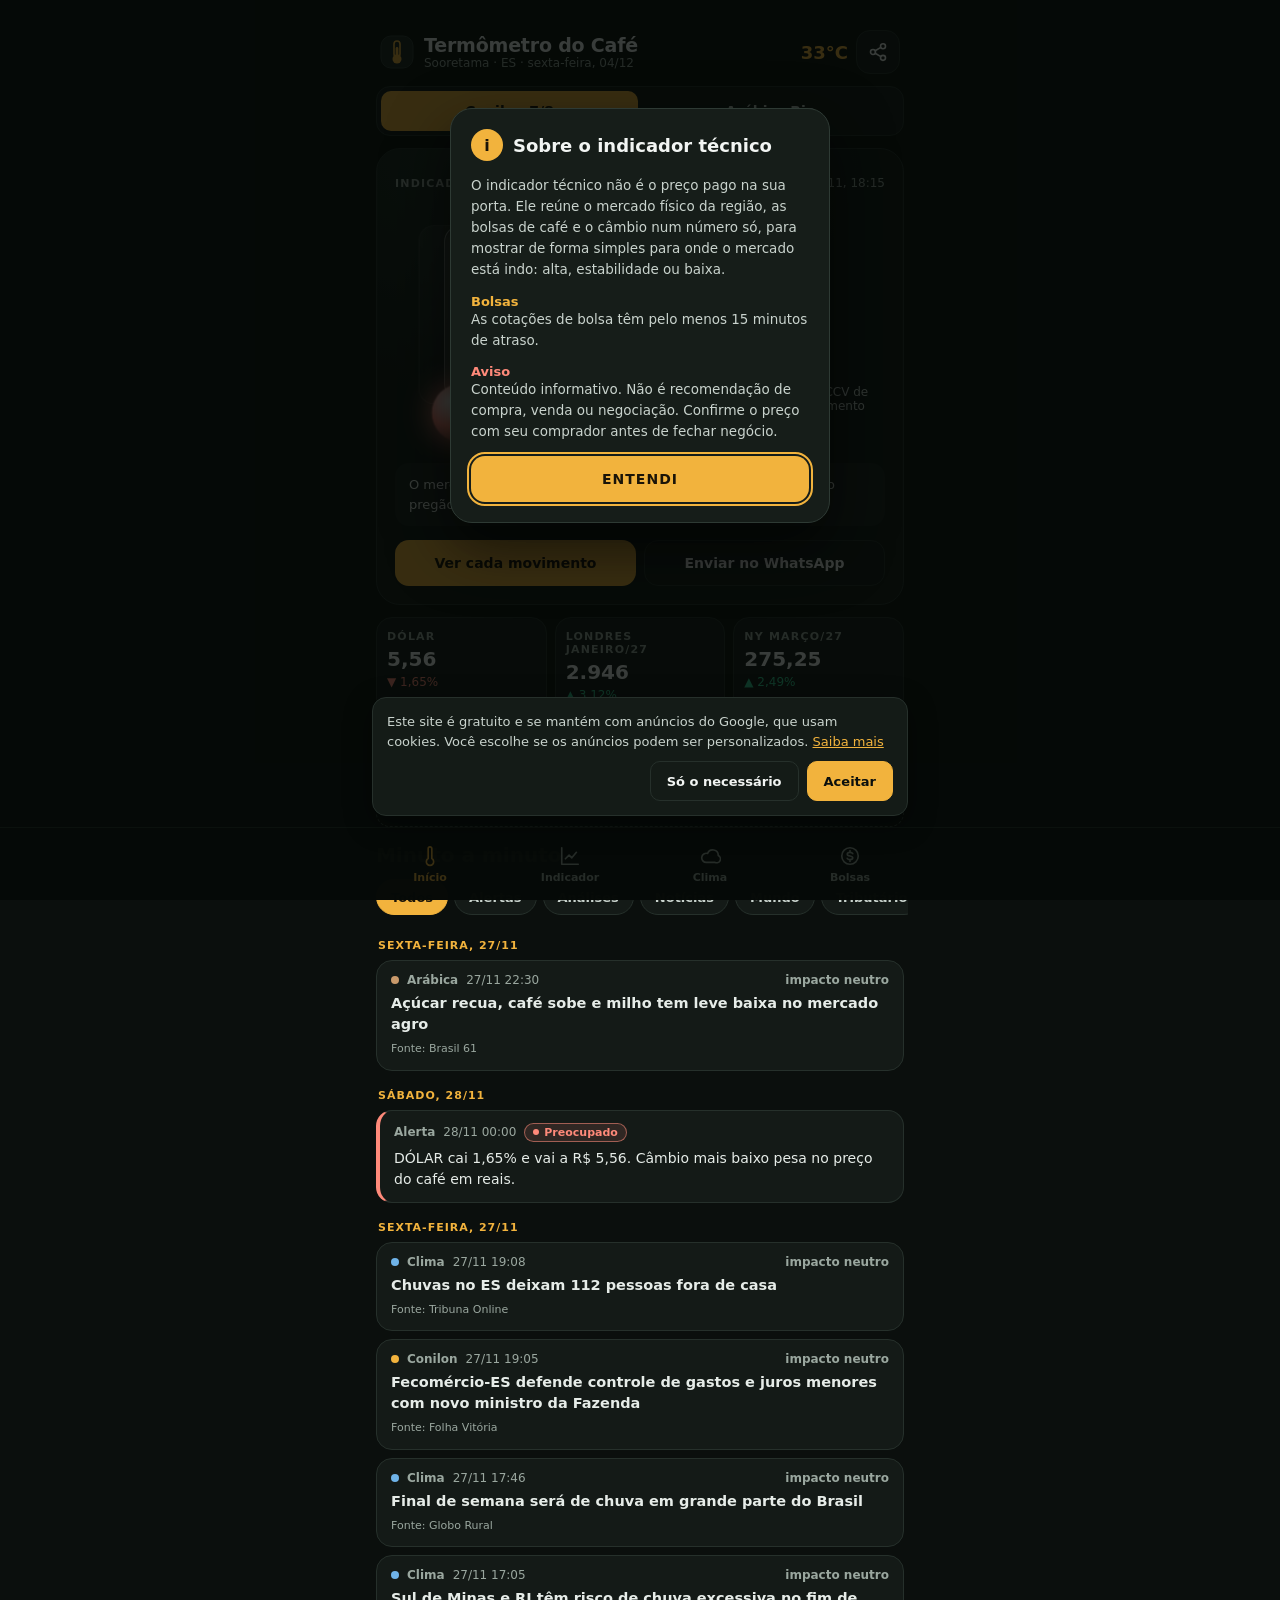
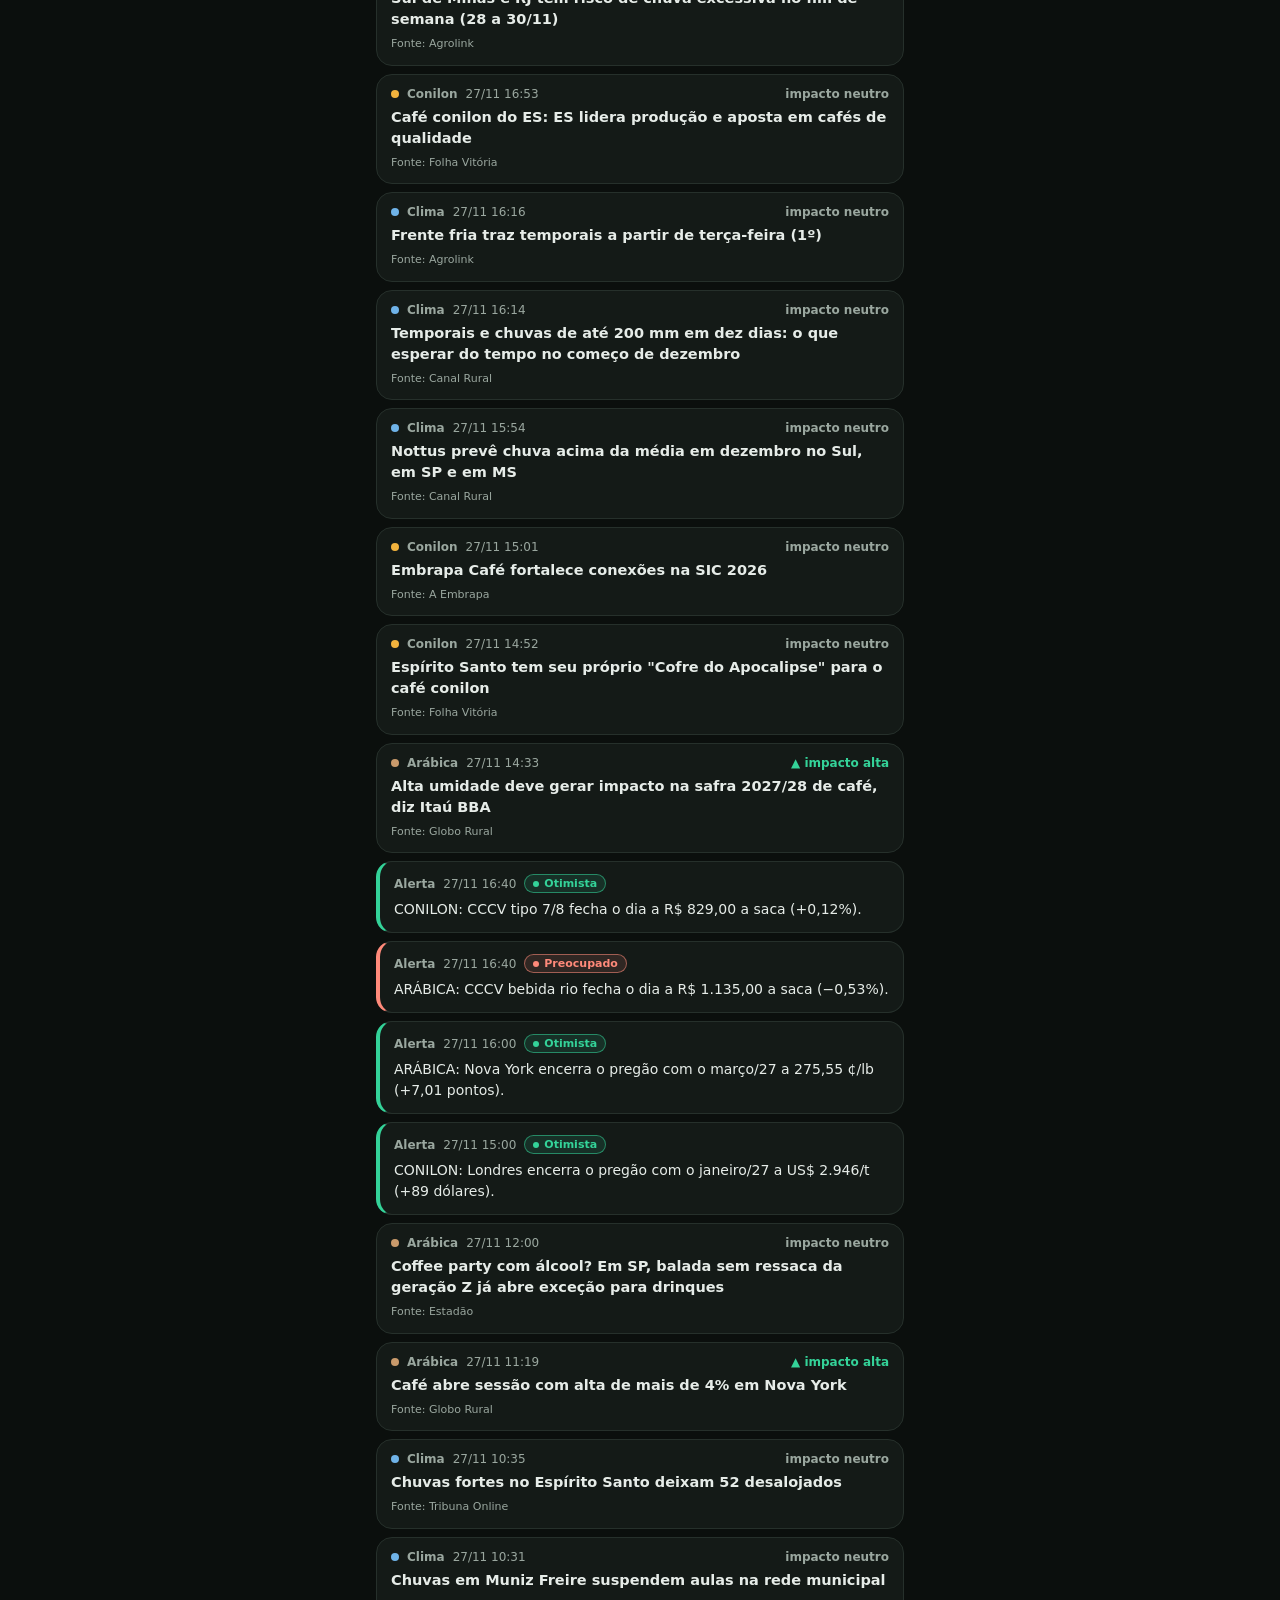
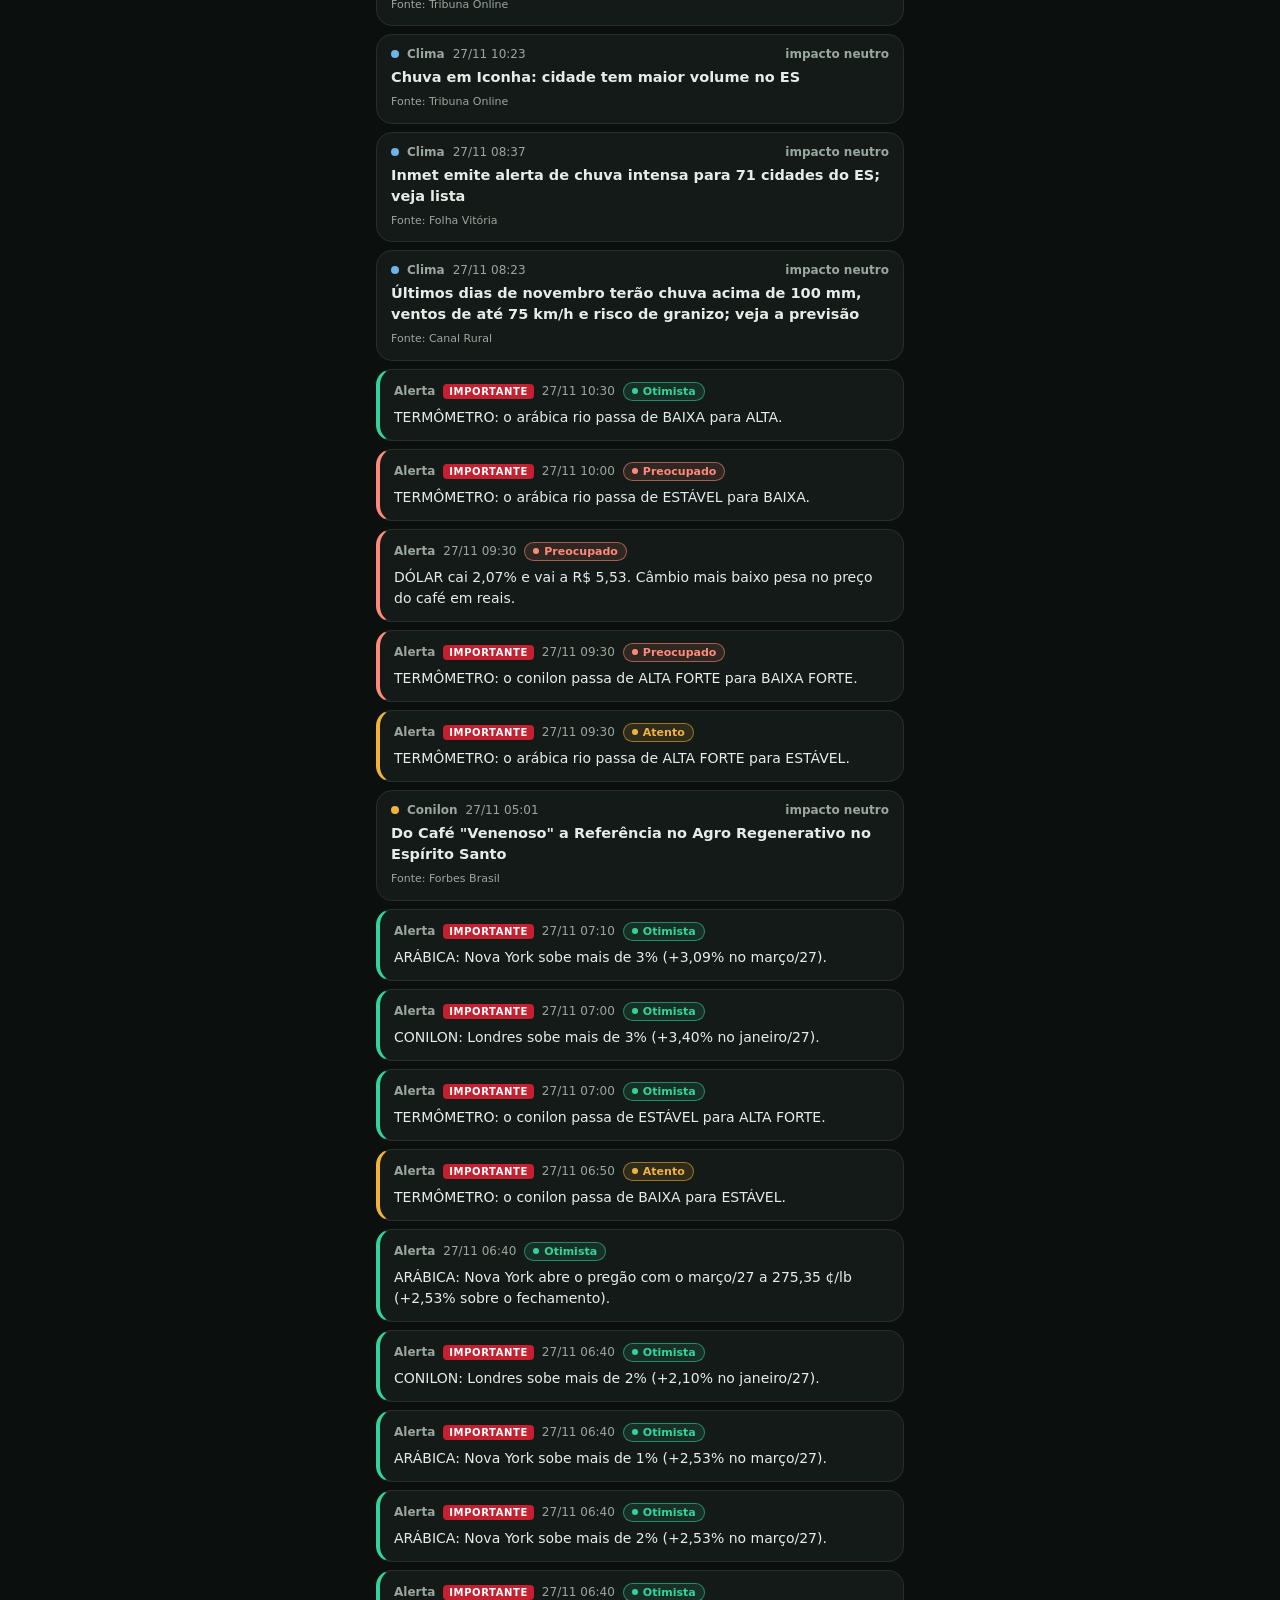
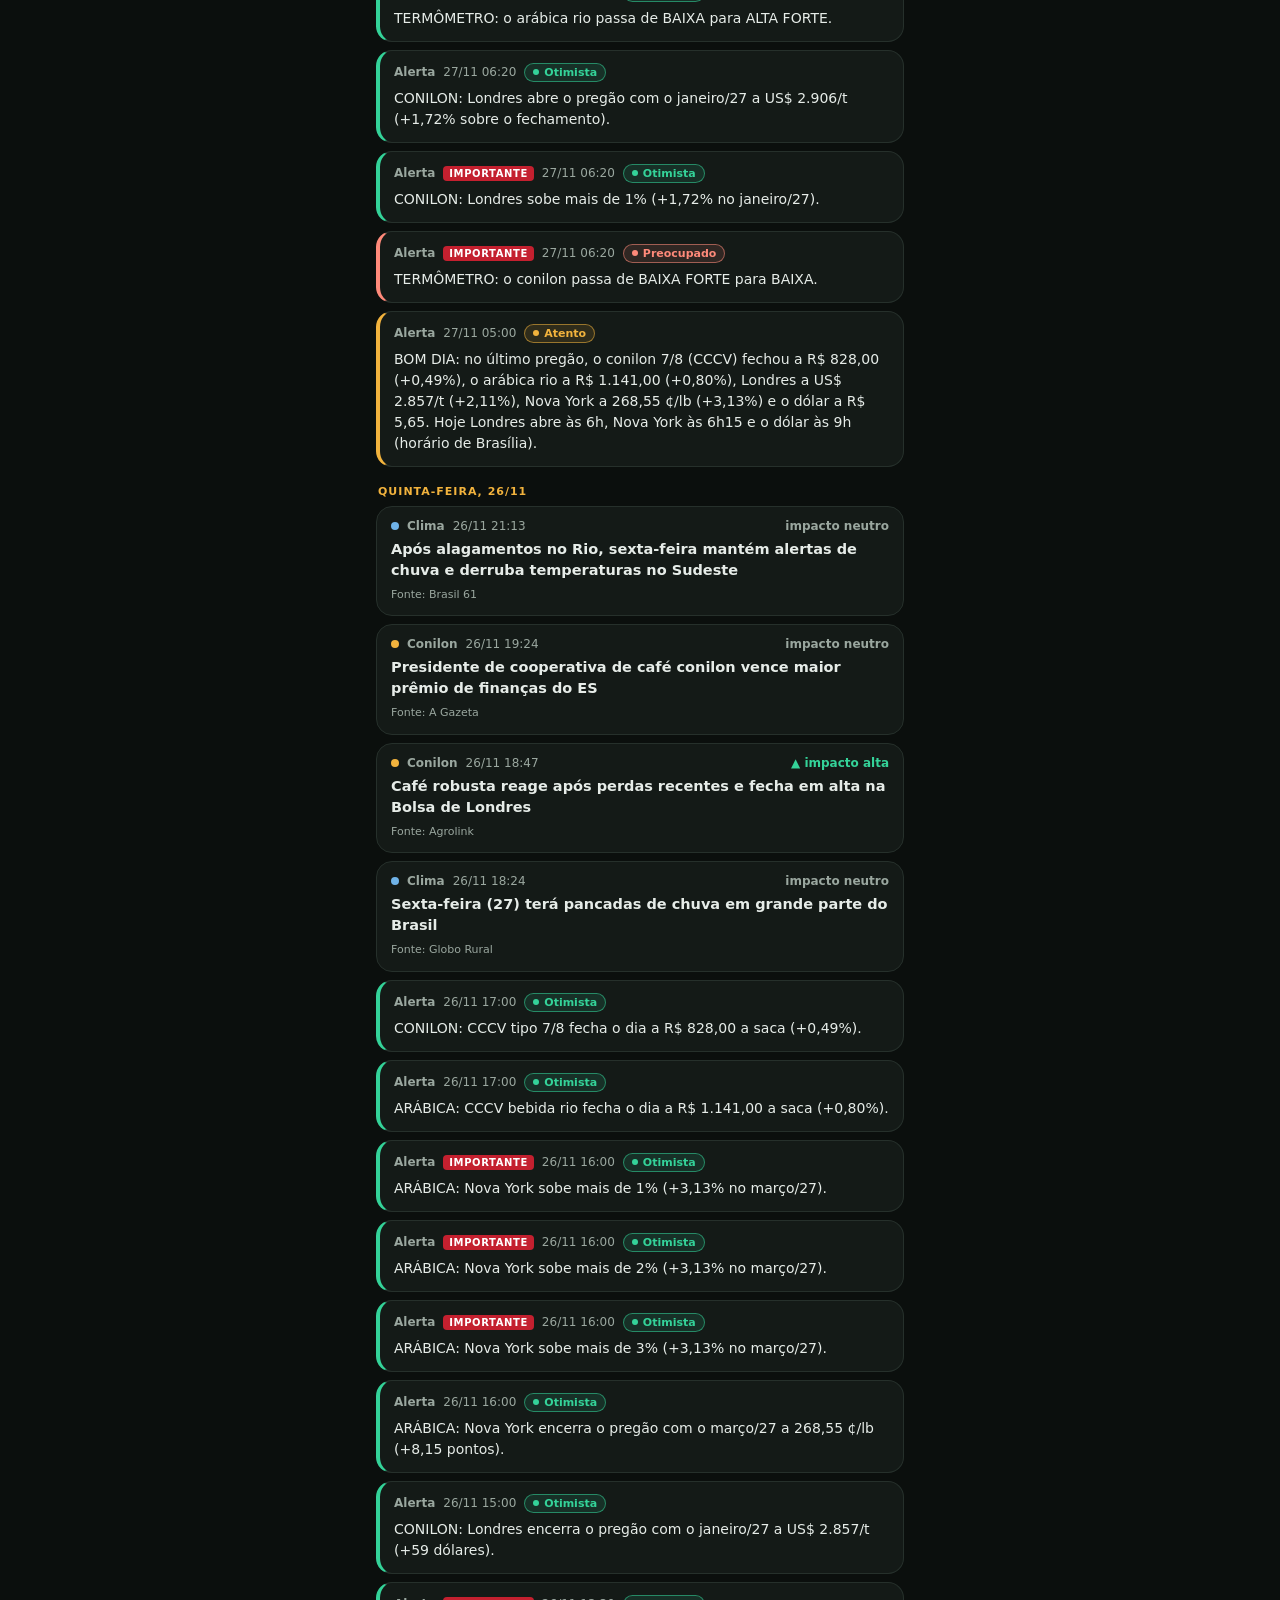
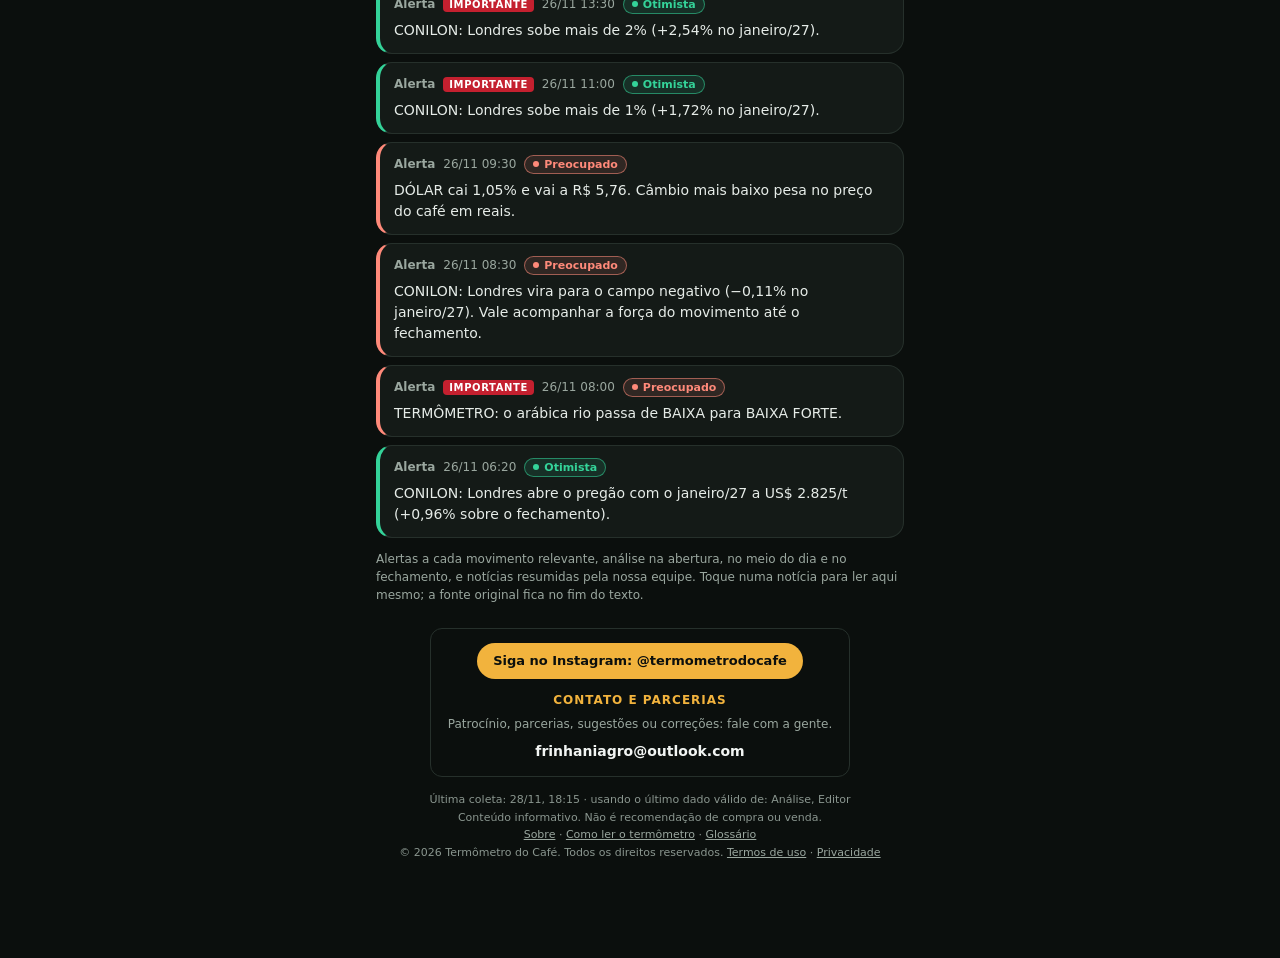
<file: index.html>
<!doctype html>
<html lang="pt-BR">
<head>
<meta charset="utf-8">
<meta http-equiv="Content-Security-Policy" content="default-src 'self'; script-src 'self' https://www.cepea.org.br https://cepea.org.br https://www.cepea.esalq.usp.br https://static.cloudflareinsights.com https://pagead2.googlesyndication.com https://*.googlesyndication.com https://*.g.doubleclick.net https://*.doubleclick.net https://www.google.com https://*.google.com https://*.gstatic.com https://*.adtrafficquality.google https://www.googletagservices.com https://adservice.google.com; style-src 'self' 'unsafe-inline' https://fonts.googleapis.com; font-src https://fonts.gstatic.com; img-src 'self' data: https:; connect-src 'self' https://cloudflareinsights.com https://static.cloudflareinsights.com https://api.open-meteo.com https://pagead2.googlesyndication.com https://*.googlesyndication.com https://*.g.doubleclick.net https://*.doubleclick.net https://www.google.com https://*.google.com https://*.gstatic.com https://*.adtrafficquality.google https://www.googletagservices.com https://adservice.google.com; frame-src https://pagead2.googlesyndication.com https://*.googlesyndication.com https://*.g.doubleclick.net https://*.doubleclick.net https://www.google.com https://*.google.com https://*.gstatic.com https://*.adtrafficquality.google https://www.googletagservices.com https://adservice.google.com; worker-src 'self'; manifest-src 'self'; base-uri 'self'; form-action 'none'; object-src 'none'; upgrade-insecure-requests">
<meta name="referrer" content="strict-origin-when-cross-origin">
<meta name="viewport" content="width=device-width, initial-scale=1, viewport-fit=cover">
<title>Termômetro do Café</title>
<meta name="description" content="Indicador e tendência do café conilon e arábica, bolsas, dólar, clima, Delta T e notícias do mercado, atualizados o dia todo. Gratuito para o produtor.">
<meta name="theme-color" content="#0B0F0D">
<meta name="author" content="Termômetro do Café">
<meta name="google-adsense-account" content="ca-pub-7386019894279159">
<meta name="google-site-verification" content="BUwd5b5RZjxdLBNoTbpngDRU-lXgQBATVuubb0r7Jms">
<meta name="copyright" content="© 2026 Termômetro do Café. Todos os direitos reservados.">
<link rel="manifest" href="manifest.webmanifest">
<link rel="icon" href="icons/icon.svg" type="image/svg+xml">
<link rel="apple-touch-icon" href="icons/icon-192.png">
<meta property="og:title" content="Termômetro do Café">
<meta property="og:description" content="Para onde vai o preço do conilon hoje? Indicador, tendência, bolsas, clima e notícias.">
<meta property="og:image" content="icons/icon-512.png">
<link rel="preconnect" href="https://fonts.googleapis.com">
<link rel="preconnect" href="https://fonts.gstatic.com" crossorigin>
<link href="https://fonts.googleapis.com/css2?family=Space+Grotesk:wght@500;600;700&family=Inter:wght@400;500;600;700&display=swap" rel="stylesheet">
<link rel="stylesheet" href="styles.css?v=da5391f34a">
</head>
<body>
<div class="app">
  <header class="top">
    <div class="brand">
      <svg width="34" height="34" viewBox="0 0 34 34" aria-hidden="true"><rect x="1" y="1" width="32" height="32" rx="10" fill="#1C2420" stroke="#2E3A34"/><rect x="14" y="6" width="6" height="16" rx="3" fill="none" stroke="#F2B33D" stroke-width="1.6"/><circle cx="17" cy="24" r="4.5" fill="#F2B33D"/><rect x="15.6" y="12" width="2.8" height="10" rx="1.4" fill="#F2B33D"/></svg>
      <div style="min-width:0">
        <div class="brand-name">Termômetro do Café</div>
        <div class="brand-sub" id="sub-local">Sooretama · ES</div>
      </div>
    </div>
    <div style="display:flex;align-items:center;gap:8px">
      <span class="top-temp" id="top-temp">--°C</span>
      <button class="icon-btn" id="btn-share-top" aria-label="Compartilhar no WhatsApp">
        <svg width="20" height="20" viewBox="0 0 24 24" fill="none" stroke="currentColor" stroke-width="1.9" stroke-linecap="round" stroke-linejoin="round" aria-hidden="true"><circle cx="18" cy="5" r="3"/><circle cx="6" cy="12" r="3"/><circle cx="18" cy="19" r="3"/><path d="M8.6 13.5l6.8 4M15.4 6.5l-6.8 4"/></svg>
      </button>
    </div>
  </header>
  <main id="v-inicio" data-view>
    <div class="seg" role="tablist" aria-label="Tipo de café">
      <button role="tab" data-cafe="conilon" aria-selected="true">Conilon 7/8</button>
      <button role="tab" data-cafe="arabica" aria-selected="false">Arábica Rio</button>
    </div>
    <section class="hero" aria-label="Termômetro do mercado">
      <div class="hero-top">
        <div style="display:flex;align-items:center;gap:8px">
          <span class="label" id="h-rotulo">Indicador Conilon 7/8</span>
          <button class="info-btn" data-open-info aria-label="Sobre o indicador técnico">i</button>
        </div>
        <span class="live" id="h-live"><i></i><span>carregando</span></span>
      </div>
      <div class="hero-body">
        <button class="thermo-btn" data-open-info aria-label="Termômetro do mercado. Toque para entender o indicador">
          <div class="thermo3d" id="thermo">
            <div class="th-back"></div>
            <div class="th-tube"><div class="th-merc" id="th-merc"></div></div>
            <div class="th-bulb"></div>
            <div class="th-shine"></div>
            <div class="th-scale">
              <span style="color:#34D399">— alta forte</span>
              <span style="color:#8FE3BE">— alta</span>
              <span style="color:#F2B33D">— estável</span>
              <span style="color:#FFB4A8">— baixa</span>
              <span style="color:#FF8A7A">— baixa forte</span>
            </div>
          </div>
        </button>
        <div class="hero-num">
          <span class="muted" style="font-size:13px">Indicador · R$/saca 60 kg</span>
          <span class="big" id="h-valor">—</span>
          <span class="chip" id="h-chip">—</span>
          <span class="kv">Variação no dia <b id="h-dia">—</b></span>
          <span class="kv">Leitura de <b id="h-at">—</b></span>
          <span class="kv" id="h-base" style="font-size:12px"></span>
        </div>
      </div>
      <p class="why" id="h-motivo">Carregando os dados do mercado.</p>
      <div class="row2">
        <a class="btn" href="#indicador">Ver cada movimento</a>
        <button class="btn ghost" id="btn-share">Enviar no WhatsApp</button>
      </div>
    </section>
    <section class="tiles" aria-label="Bolsas e dólar">
      <div class="tile"><span class="label">Dólar</span><span class="v" id="t-dolar">—</span><span class="d" id="t-dolar-d"></span></div>
      <div class="tile"><span class="label" id="t-lon-l">Londres</span><span class="v" id="t-lon">—</span><span class="d" id="t-lon-d"></span></div>
      <div class="tile"><span class="label" id="t-ny-l">Nova York</span><span class="v" id="t-ny">—</span><span class="d" id="t-ny-d"></span></div>
    </section>
    <p class="note" style="margin:6px 4px 0" id="t-nota">Bolsas com 15 min de atraso.</p>
    <a class="ad" href="&#109;&#97;&#105;&#108;&#116;&#111;&#58;&#102;&#114;&#105;&#110;&#104;&#97;&#110;&#105;&#97;&#103;&#114;&#111;&#64;&#111;&#117;&#116;&#108;&#111;&#111;&#107;&#46;&#99;&#111;&#109;?subject=Anunciar%20no%20Term%C3%B4metro%20do%20Caf%C3%A9" aria-label="Anuncie no Termômetro do Café">Sua marca aqui, vista pelo produtor todo dia. Anuncie no Termômetro do Café</a>
    <section class="section stack" aria-labelledby="mm-t">
      <h2 class="h2" id="mm-t" style="font-size:20px">Minuto a minuto</h2>
      <div class="pills scroll" id="news-tabs">
        <button class="pill" data-cat="" aria-pressed="true">Todos</button>
        <button class="pill" data-cat="alerta" aria-pressed="false">Alertas</button>
        <button class="pill" data-cat="analise" aria-pressed="false">Análises</button>
        <button class="pill" data-cat="noticia" aria-pressed="false">Notícias</button>
        <button class="pill" data-cat="Mercado global" aria-pressed="false">Mundo</button>
        <button class="pill" data-cat="Tributário" aria-pressed="false">Tributário</button>
        <button class="pill" data-cat="Câmbio e juros" aria-pressed="false">Economia</button>
        <button class="pill" data-cat="Tecnologia" aria-pressed="false">Tecnologia</button>
        <button class="pill" data-cat="Eventos" aria-pressed="false">Eventos</button>
        <button class="pill" data-cat="Insumos" aria-pressed="false">Insumos</button>
        <button class="pill" data-cat="Clima" aria-pressed="false">Clima</button>
      </div>
      <ul class="news" id="news"></ul>
      <p class="note">Alertas a cada movimento relevante, análise na abertura, no meio do dia e no fechamento, e notícias resumidas pela nossa equipe. Toque numa notícia para ler aqui mesmo; a fonte original fica no fim do texto.</p>
    </section>
  </main>
  <main id="v-noticia" data-view hidden>
    <a class="voltar" href="#inicio" id="n-voltar">← Voltar ao minuto a minuto</a>
    <article class="leitor" id="n-art"></article>
  </main>
  <main id="v-indicador" data-view hidden>
    <h1 class="h2" style="font-size:21px;margin:4px 4px 12px">Indicador e tendência</h1>
    <div class="seg" role="tablist" aria-label="Tipo de café">
      <button role="tab" data-cafe="conilon" aria-selected="true">Conilon 7/8</button>
      <button role="tab" data-cafe="arabica" aria-selected="false">Arábica Rio</button>
    </div>
    <section class="card section">
      <div style="display:flex;align-items:flex-end;justify-content:space-between;gap:8px">
        <div style="display:flex;flex-direction:column;gap:2px">
          <span class="muted" style="font-size:12px" id="i-nome">—</span>
          <span class="big" style="font-size:40px" id="i-valor">—</span>
        </div>
        <span class="chip" id="i-chip">—</span>
      </div>
      <svg class="chart" id="i-chart" viewBox="0 0 340 170" role="img" aria-label="Gráfico dos movimentos do físico e do indicador"></svg>
      <div class="leitura-ind" id="i-leitura">Toque num ponto do gráfico ou num movimento da lista para ver o detalhe.</div>
      <div class="legend" style="grid-template-columns:repeat(2,minmax(0,1fr))">
        <span><i style="background:#34D399;border-radius:50%"></i>subiu</span>
        <span><i style="background:#FF8A7A;border-radius:50%"></i>caiu</span>
      </div>
    </section>
    <section class="section stack" style="gap:8px">
      <h2 class="h2" style="font-size:17px;margin:0 4px">Cada movimento registrado</h2>
      <div class="stack" style="gap:8px" id="i-movs"></div>
    </section>
    <section class="card section" style="background:#10160F;border-color:#2E3A34">
      <h2 class="h2" style="font-size:16px;color:var(--accent)">Como ler o termômetro</h2>
      <div class="stack" style="gap:8px;font-size:13px">
        <span><b style="color:#34D399">Alta forte</b> · mercado aquecido, compradores puxando o preço.</span>
        <span><b style="color:#8FE3BE">Alta</b> · viés de subida.</span>
        <span><b style="color:#F2B33D">Estável</b> · sem direção clara.</span>
        <span><b style="color:#FFB4A8">Baixa</b> · viés de queda.</span>
        <span><b style="color:#FF8A7A">Baixa forte</b> · mercado pressionado.</span>
      </div>
      <p class="note">O indicador técnico combina o mercado físico da região, as bolsas de café e o câmbio. Não é o preço pago na prática: mostra a direção do mercado. Cada mudança fica registrada acima.</p>
    </section>
  </main>
  <main id="v-clima" data-view hidden>
    <div style="display:flex;align-items:center;justify-content:space-between;gap:8px;margin:4px 4px 12px">
      <h1 class="h2" style="font-size:21px">Clima da lavoura</h1>
      <label class="sr" for="cidade" style="position:absolute;left:-9999px">Cidade</label>
      <select id="cidade"></select>
    </div>
    <div class="seg seg3" role="tablist" aria-label="Clima" id="clima-tabs">
      <button role="tab" data-ctab="previsao" aria-selected="true">Previsão</button>
      <button role="tab" data-ctab="pulverizacao" aria-selected="false">Pulverização</button>
      <button role="tab" data-ctab="mapa" aria-selected="false">Mapa</button>
    </div>
    <div data-cpanel="previsao">
      <section class="wx section">
        <svg width="64" height="64" viewBox="0 0 64 64" aria-hidden="true"><circle cx="26" cy="26" r="14" fill="#F2B33D"/><rect x="22" y="34" width="36" height="18" rx="9" fill="#C9D3CD"/></svg>
        <div style="display:flex;flex-direction:column;gap:4px">
          <span class="t" id="w-temp">--°C</span>
          <span style="font-size:13px;color:var(--fg-2)" id="w-desc">—</span>
          <span class="note" id="w-extra">—</span>
        </div>
      </section>
      <section class="section stack" aria-labelledby="prev-t">
        <h2 class="h2" id="prev-t">Próximos dias</h2>
        <div class="dias-h" id="dias"></div>
        <div class="card" style="gap:10px">
          <div class="hd-top"><b id="hd-tit">Hoje</b><span class="note" id="hd-res"></span></div>
          <div class="hd-wrap"><table class="tbl hd"><thead><tr><th>Hora</th><th class="r">Temp.</th><th class="r">Chuva</th><th class="r">Umid.</th><th class="r">Orvalho</th><th class="r">Vento</th></tr></thead><tbody id="hd-body"></tbody></table></div>
        </div>
        <p class="note" id="dia-detalhe"></p>
      </section>
      <section class="row2 section">
        <div class="tile"><span class="label">Chuva no mês</span><span class="v" style="color:var(--rain)" id="w-mes">—</span><span class="d faint">estimativa por modelo</span></div>
        <div class="tile"><span class="label">Chuva 7 dias</span><span class="v" style="color:var(--rain)" id="w-7d">—</span><span class="d faint">previsão</span></div>
      </section>
    </div>
    <div data-cpanel="pulverizacao" hidden>
      <section class="card section" aria-labelledby="dt-t">
        <div style="display:flex;align-items:baseline;justify-content:space-between;gap:8px">
          <h2 class="h2" id="dt-t">Delta T · pulverização</h2>
          <span class="note" style="font-size:11px">bulbo seco − bulbo úmido</span>
        </div>
        <div class="dt-now" id="dt-now">
          <div style="display:flex;flex-direction:column;gap:2px">
            <span class="label">Delta T</span>
            <span class="v" id="dt-v">—</span>
          </div>
          <div style="display:flex;flex-direction:column;gap:4px;min-width:0">
            <span class="z" id="dt-z">—</span>
            <span style="font-size:12px;line-height:1.45;color:var(--fg-2)" id="dt-txt">—</span>
          </div>
        </div>
        <div class="rng stack" style="gap:4px">
          <label for="dt-temp"><span>Temperatura</span><span style="color:var(--hot)" id="dt-temp-l">—</span></label>
          <input id="dt-temp" type="range" min="0" max="40" step="1" value="28">
          <label for="dt-ur"><span>Umidade relativa</span><span style="color:var(--rain)" id="dt-ur-l">—</span></label>
          <input id="dt-ur" type="range" min="10" max="100" step="1" value="64">
        </div>
        <canvas class="dt-canvas" id="dt-canvas" width="680" height="480" role="img" aria-label="Tabela Delta T com a condição marcada"></canvas>
        <div class="legend">
          <span><i style="background:var(--dt-ok)"></i>2 a 8: ideal</span>
          <span><i style="background:var(--dt-mar)"></i>marginal</span>
          <span><i style="background:var(--dt-grossa)"></i>10 a 12: só gotas grossas</span>
          <span><i style="background:var(--dt-bad)"></i>não recomendado</span>
        </div>
        <div class="stack" style="gap:8px">
          <span style="font-size:13px;font-weight:600">Delta T previsto hoje</span>
          <div class="hours" id="dt-hours"></div>
          <span class="note" style="font-size:11px" id="dt-hours-note">Toque num horário para ver a condição prevista.</span>
        </div>
      </section>
      <section class="card section calda" aria-labelledby="calda-t">
        <h2 class="h2" id="calda-t">Ordem da calda</h2>
        <p class="note" style="color:var(--fg-2)">Sempre com o agitador ligado. Abasteça 1/3 do tanque e coloque o adjuvante; com 2/3, adicione os defensivos.</p>
        <ol>
          <li>Água até metade do tanque</li><li>Adjuvante</li><li>Pó molhável (PM)</li><li>Grânulos dispersíveis em água (WG/GRDA)</li>
          <li>Dry flowable (DF)</li><li>Suspensão concentrada (SC)</li><li>Emulsão em água (EW)</li><li>Concentrado solúvel ou emulsionável (CS/CE)</li>
          <li>Solução não aquosa concentrada (SANC)</li><li>Solução aquosa concentrada (SAC)</li><li>Fertilizantes foliares</li>
        </ol>
        <p class="note" style="font-size:11px">SC + PM + CE: faça pré-mistura separada antes.</p>
      </section>
    </div>
    <div data-cpanel="mapa" hidden>
      <section class="card section" aria-labelledby="mapa-t">
        <div style="display:flex;align-items:center;justify-content:space-between;gap:8px">
          <h2 class="h2" id="mapa-t">Mapa do tempo</h2>
          <span class="note" style="font-size:11px" id="mapa-local">—</span>
        </div>
        <div class="pills" id="mapa-camadas" role="group" aria-label="Camada do mapa">
          <button class="pill" data-camada="rain" aria-pressed="true">Chuva hoje</button>
          <button class="pill" data-camada="rain7" aria-pressed="false">Chuva 7 dias</button>
          <button class="pill" data-camada="temp" aria-pressed="false">Temperatura</button>
          <button class="pill" data-camada="wind" aria-pressed="false">Vento</button>
          <button class="pill" data-camada="rh" aria-pressed="false">Umidade</button>
        </div>
        <canvas class="mapa-cv" id="mapa-cv" width="680" height="900" role="img" aria-label="Mapa do norte do Espírito Santo com a camada escolhida"></canvas>
        <div class="mapa-leg"><span id="mapa-min">0</span><i id="mapa-grad"></i><span id="mapa-max">0</span></div>
        <p class="note" id="mapa-ponto">Toque no mapa para ver o valor naquele ponto.</p>
        <a class="btn ghost" id="mapa-link" href="https://www.windy.com/" target="_blank" rel="noopener noreferrer nofollow">Ver radar e satélite ao vivo no Windy</a>
        <p class="note" style="font-size:11px" id="mapa-nota">Mapa próprio, desenhado com a previsão do Open-Meteo para o norte do Espírito Santo. Litoral esquemático.</p>
      </section>
    </div>
    <p class="note" style="margin:8px 4px 0" id="w-fonte">Previsão: Open-Meteo.</p>
  </main>
  <main id="v-bolsas" data-view hidden>
    <h1 class="h2" style="font-size:21px;margin:4px 4px 4px">Bolsas e câmbio</h1>
    <p class="note" style="margin:0 4px 12px" id="b-upd">—</p>
    <p class="note" style="margin:0 4px 8px">Toque num item para ver o gráfico.</p>
    <section class="card">
      <div class="tbl-wrap">
        <table class="tbl">
          <thead><tr><th>Item</th><th class="r">Valor</th><th class="r">Var.</th></tr></thead>
          <tbody id="b-body"></tbody>
        </table>
      </div>
    </section>
    <section class="card section" aria-label="Indicadores Cepea">
      <span class="label" style="color:var(--accent)">Indicadores Cepea/Esalq do café</span>
      <div id="cepea-box"></div>
      <p class="note">Quadro oficial do Cepea (Esalq/USP), carregado do site do Cepea. Valores em R$ por saca de 60 kg.</p>
    </section>
    <section class="card section" style="background:#10160F;border-color:#2E3A34">
      <span class="label" style="color:var(--accent)">Como convertemos</span>
      <p class="note" style="color:var(--fg-2)">Londres (robusta): US$/t × 0,06 × dólar = R$/saca bruto, antes de impostos, frete e prêmio regional.</p>
      <p class="note" style="color:var(--fg-2)">Nova York (arábica): ¢/lb ÷ 100 × 132,276 × dólar.</p>
    </section>
    <a class="ad" href="&#109;&#97;&#105;&#108;&#116;&#111;&#58;&#102;&#114;&#105;&#110;&#104;&#97;&#110;&#105;&#97;&#103;&#114;&#111;&#64;&#111;&#117;&#116;&#108;&#111;&#111;&#107;&#46;&#99;&#111;&#109;?subject=Anunciar%20no%20Term%C3%B4metro%20do%20Caf%C3%A9" aria-label="Anuncie no Termômetro do Café">Corretora, cooperativa ou revenda: fale com o produtor aqui. Anuncie</a>
  </main>
  <footer class="foot">
    <section class="contato" aria-label="Contato e parcerias">
      <a class="insta" href="https://www.instagram.com/termometrodocafe/" target="_blank" rel="noopener noreferrer">Siga no Instagram: @termometrodocafe</a>
      <b>Contato e parcerias</b>
      <p>Patrocínio, parcerias, sugestões ou correções: fale com a gente.</p>
      <a href="&#109;&#97;&#105;&#108;&#116;&#111;&#58;&#102;&#114;&#105;&#110;&#104;&#97;&#110;&#105;&#97;&#103;&#114;&#111;&#64;&#111;&#117;&#116;&#108;&#111;&#111;&#107;&#46;&#99;&#111;&#109;?subject=Term%C3%B4metro%20do%20Caf%C3%A9">&#102;&#114;&#105;&#110;&#104;&#97;&#110;&#105;&#97;&#103;&#114;&#111;&#64;&#111;&#117;&#116;&#108;&#111;&#111;&#107;&#46;&#99;&#111;&#109;</a>
    </section>
    <span id="f-status">—</span><br>
    Conteúdo informativo. Não é recomendação de compra ou venda.<br>
    <a href="sobre.html">Sobre</a> · <a href="como-ler.html">Como ler o termômetro</a> · <a href="glossario.html">Glossário</a><br>
    © 2026 Termômetro do Café. Todos os direitos reservados. <a href="termos.html">Termos de uso</a> · <a href="privacidade.html">Privacidade</a>
  </footer>
</div>
<nav class="nav" aria-label="Navegação principal">
  <div class="nav-in">
    <a href="#inicio" data-nav="inicio"><svg width="22" height="22" viewBox="0 0 24 24" fill="none" stroke="currentColor" stroke-width="1.8" stroke-linecap="round" stroke-linejoin="round" aria-hidden="true"><path d="M14 14.8V4a2 2 0 0 0-4 0v10.8a4 4 0 1 0 4 0z"/></svg>Início</a>
    <a href="#indicador" data-nav="indicador"><svg width="22" height="22" viewBox="0 0 24 24" fill="none" stroke="currentColor" stroke-width="1.8" stroke-linecap="round" stroke-linejoin="round" aria-hidden="true"><path d="M3 3v18h18"/><path d="M7 15l4-4 3 3 5-6"/></svg>Indicador</a>
    <a href="#clima" data-nav="clima"><svg width="22" height="22" viewBox="0 0 24 24" fill="none" stroke="currentColor" stroke-width="1.8" stroke-linecap="round" stroke-linejoin="round" aria-hidden="true"><path d="M17.5 19H8a5 5 0 1 1 1.4-9.8A6 6 0 0 1 21 11.5 3.8 3.8 0 0 1 17.5 19z"/></svg>Clima</a>
    <a href="#bolsas" data-nav="bolsas"><svg width="22" height="22" viewBox="0 0 24 24" fill="none" stroke="currentColor" stroke-width="1.8" stroke-linecap="round" stroke-linejoin="round" aria-hidden="true"><circle cx="12" cy="12" r="9"/><path d="M15 9.5c-.5-1-1.6-1.5-3-1.5-1.7 0-3 .9-3 2s1.3 1.7 3 2 3 .9 3 2-1.3 2-3 2c-1.4 0-2.5-.5-3-1.5M12 6v2M12 16v2"/></svg>Bolsas</a>
  </div>
</nav>
<div class="modal" id="modal" hidden>
  <div class="modal-box" role="dialog" aria-modal="true" aria-labelledby="m-t">
    <div style="display:flex;align-items:center;gap:10px">
      <span style="width:32px;height:32px;border-radius:50%;background:var(--accent);color:var(--accent-ink);display:flex;align-items:center;justify-content:center;font-family:var(--font-num);font-weight:700">i</span>
      <h2 id="m-t">Sobre o indicador técnico</h2>
    </div>
    <p>O indicador técnico não é o preço pago na sua porta. Ele reúne o mercado físico da região, as bolsas de café e o câmbio num número só, para mostrar de forma simples para onde o mercado está indo: alta, estabilidade ou baixa.</p>
    <div><div class="k" style="color:var(--accent)">Bolsas</div><p>As cotações de bolsa têm pelo menos 15 minutos de atraso.</p></div>
    <div><div class="k" style="color:var(--down)">Aviso</div><p>Conteúdo informativo. Não é recomendação de compra, venda ou negociação. Confirme o preço com seu comprador antes de fechar negócio.</p></div>
    <button class="btn" id="m-ok" style="letter-spacing:1px">ENTENDI</button>
  </div>
</div>
<script src="app.js?v=da5391f34a"></script>
<script src="anuncios.js?v=da5391f34a"></script>
</body>
</html>
</file>
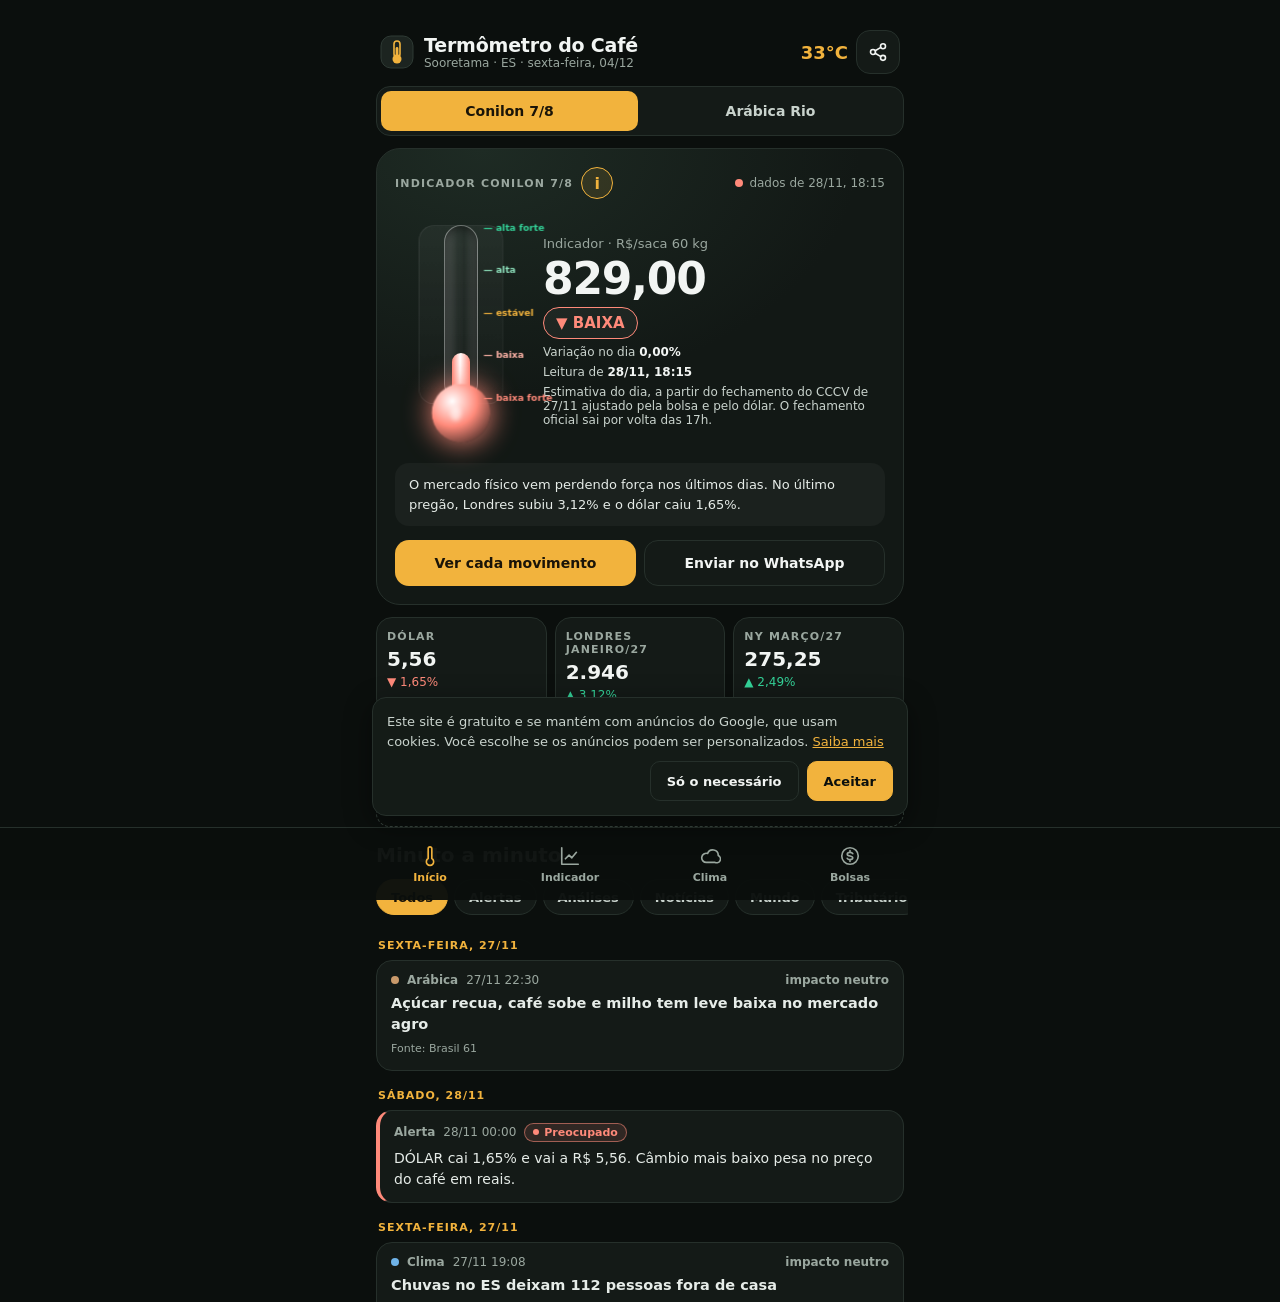
<file: canal/index.html>
<!doctype html>
<html lang="pt-BR">
<head>
<meta charset="utf-8">
<meta http-equiv="Content-Security-Policy" content="default-src 'self'; script-src 'self' https://static.cloudflareinsights.com; connect-src 'self' https://cloudflareinsights.com; style-src 'unsafe-inline'; base-uri 'self'; form-action 'none'; object-src 'none'">
<meta name="robots" content="noindex">
<meta name="viewport" content="width=device-width, initial-scale=1">
<title>Termômetro do Café</title>
</head>
<body style="background:#0B0F0D;color:#E6ECE8;font-family:system-ui,sans-serif;display:grid;place-items:center;min-height:90vh">
<p>Abrindo o Termômetro do Café… <a href="/" style="color:#F2B33D">toque aqui</a> se não abrir.</p>
<script src="/vai.js"></script>
</body>
</html>
</file>
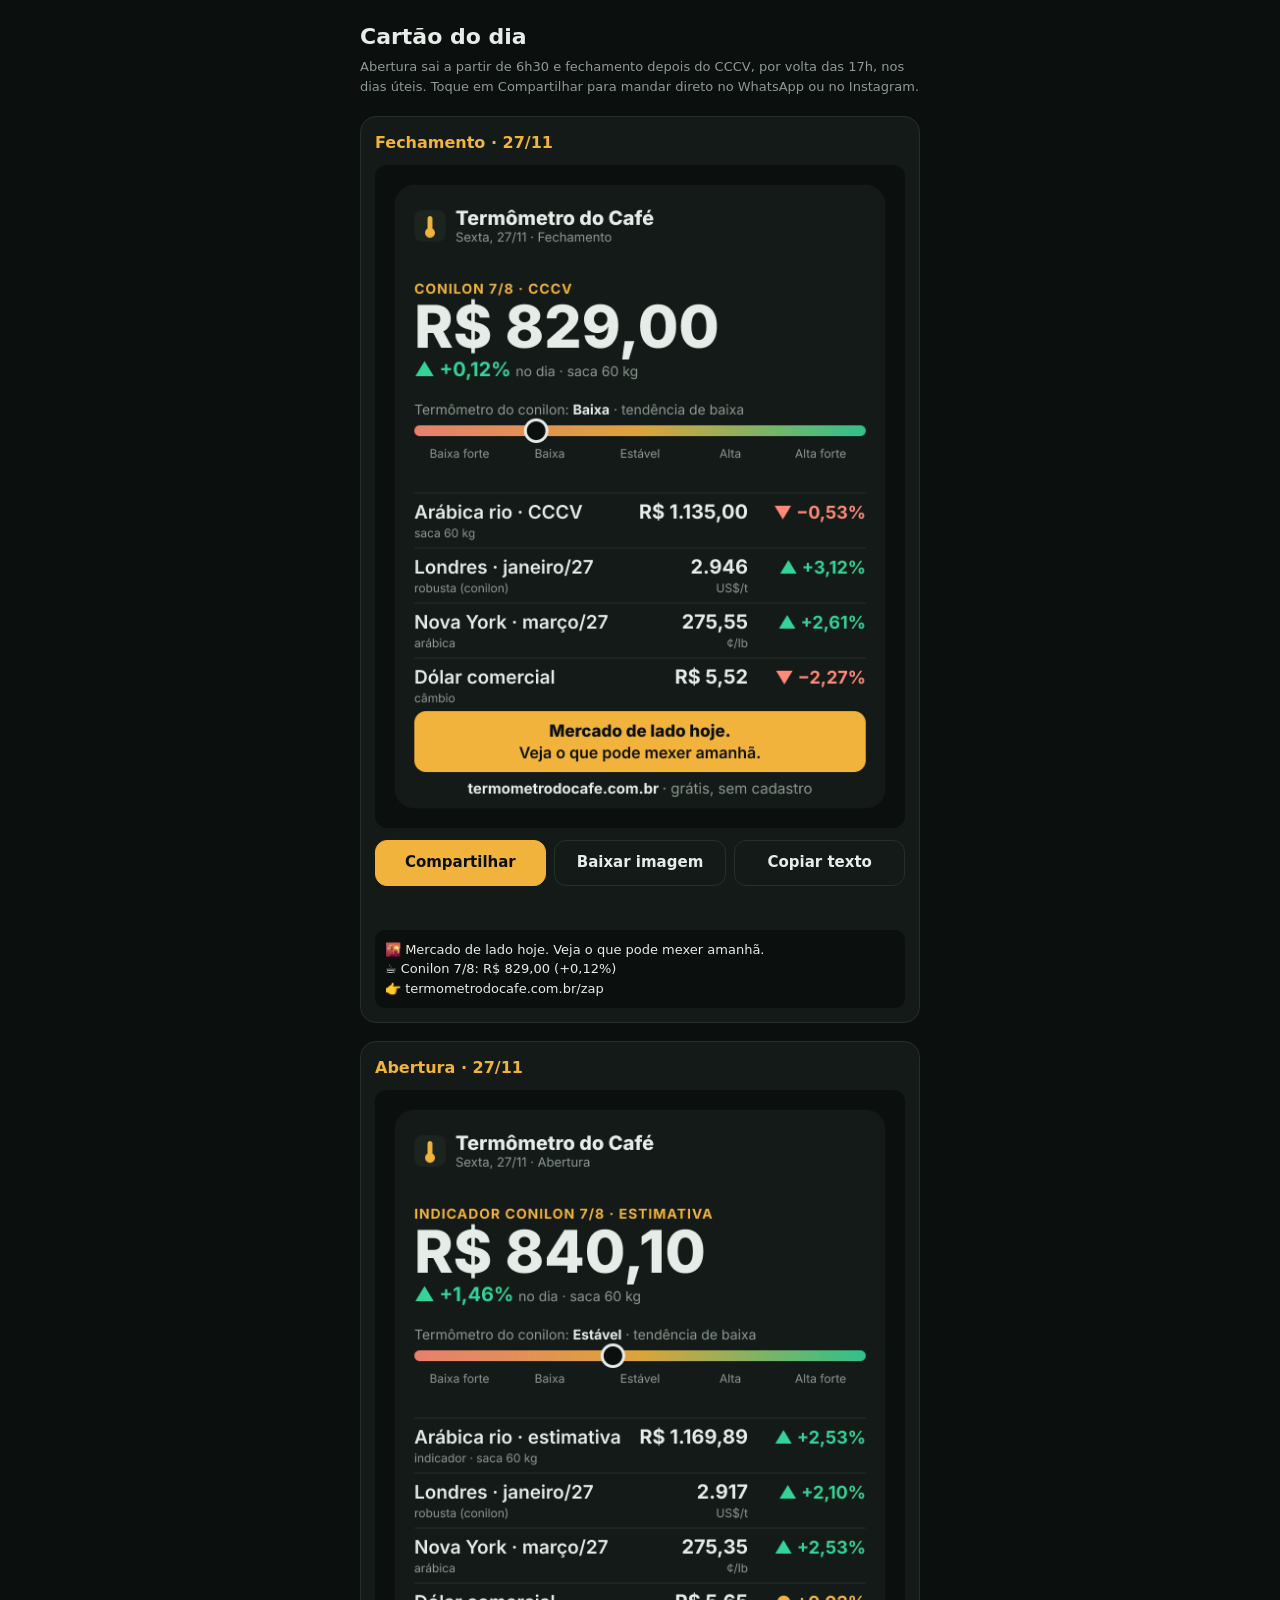
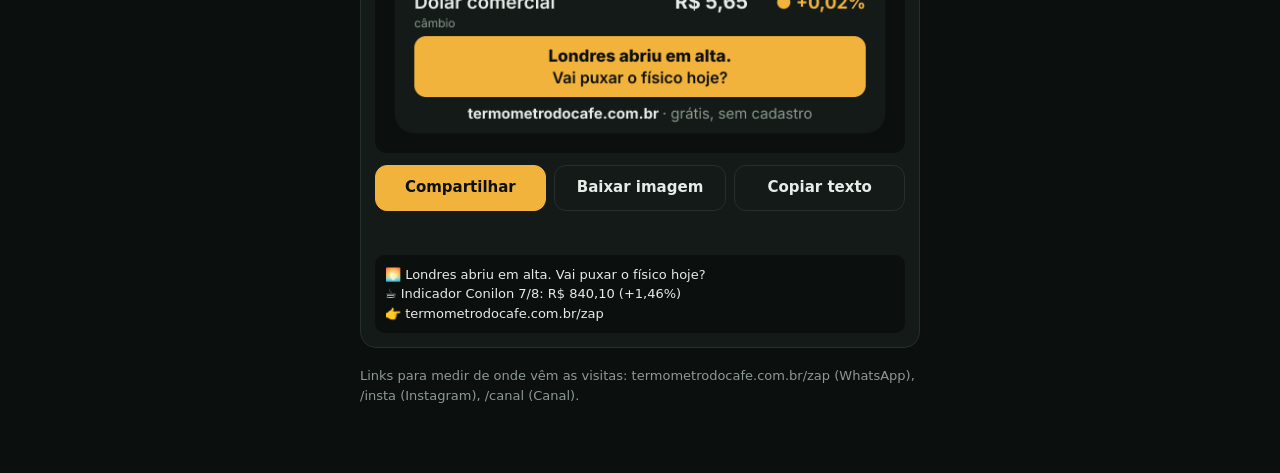
<file: cartao/index.html>
<!doctype html>
<html lang="pt-BR">
<head>
<meta charset="utf-8">
<meta http-equiv="Content-Security-Policy" content="default-src 'self'; script-src 'self' https://static.cloudflareinsights.com; connect-src 'self' https://cloudflareinsights.com; img-src 'self' data: blob:; style-src 'self' 'unsafe-inline'; base-uri 'self'; form-action 'none'; object-src 'none'">
<meta name="robots" content="noindex">
<meta name="viewport" content="width=device-width, initial-scale=1">
<title>Cartão do dia · Termômetro do Café</title>
<style>
  :root { color-scheme: dark; }
  body { margin: 0; background: #0B0F0D; color: #E6ECE8; font: 15px/1.5 system-ui, -apple-system, Segoe UI, Roboto, sans-serif; }
  main { max-width: 560px; margin: 0 auto; padding: 20px 16px 48px; }
  h1 { font-size: 22px; margin: 0 0 4px; }
  .sub { color: #8E9A93; font-size: 13px; margin: 0 0 20px; }
  section { background: #141A17; border: 1px solid #26302B; border-radius: 16px; padding: 14px; margin-bottom: 18px; }
  h2 { font-size: 16px; margin: 0 0 10px; color: #F2B33D; }
  img { width: 100%; border-radius: 12px; display: block; }
  .bts { display: flex; gap: 8px; flex-wrap: wrap; margin-top: 12px; }
  button, a.bt { flex: 1 1 140px; min-height: 44px; border-radius: 12px; border: 1px solid #26302B; background: transparent; color: #E6ECE8; font: inherit; font-weight: 700; cursor: pointer; text-align: center; text-decoration: none; display: inline-flex; align-items: center; justify-content: center; }
  .pri { background: #F2B33D; border-color: #F2B33D; color: #0B0F0D; }
  pre { white-space: pre-wrap; background: #0B0F0D; border-radius: 10px; padding: 10px; font: 13px/1.5 system-ui, sans-serif; margin: 12px 0 0; }
  .vazio { color: #8E9A93; font-size: 14px; }
  .ok { color: #34D399; font-size: 13px; min-height: 18px; }
</style>
</head>
<body>
<main>
  <h1>Cartão do dia</h1>
  <p class="sub">Abertura sai a partir de 6h30 e fechamento depois do CCCV, por volta das 17h, nos dias úteis. Toque em Compartilhar para mandar direto no WhatsApp ou no Instagram.</p>
  <div id="cartoes"><p class="vazio">Carregando…</p></div>
  <p class="sub">Links para medir de onde vêm as visitas: termometrodocafe.com.br/zap (WhatsApp), /insta (Instagram), /canal (Canal).</p>
</main>
<script src="/cartao/cartao.js"></script>
</body>
</html>
</file>
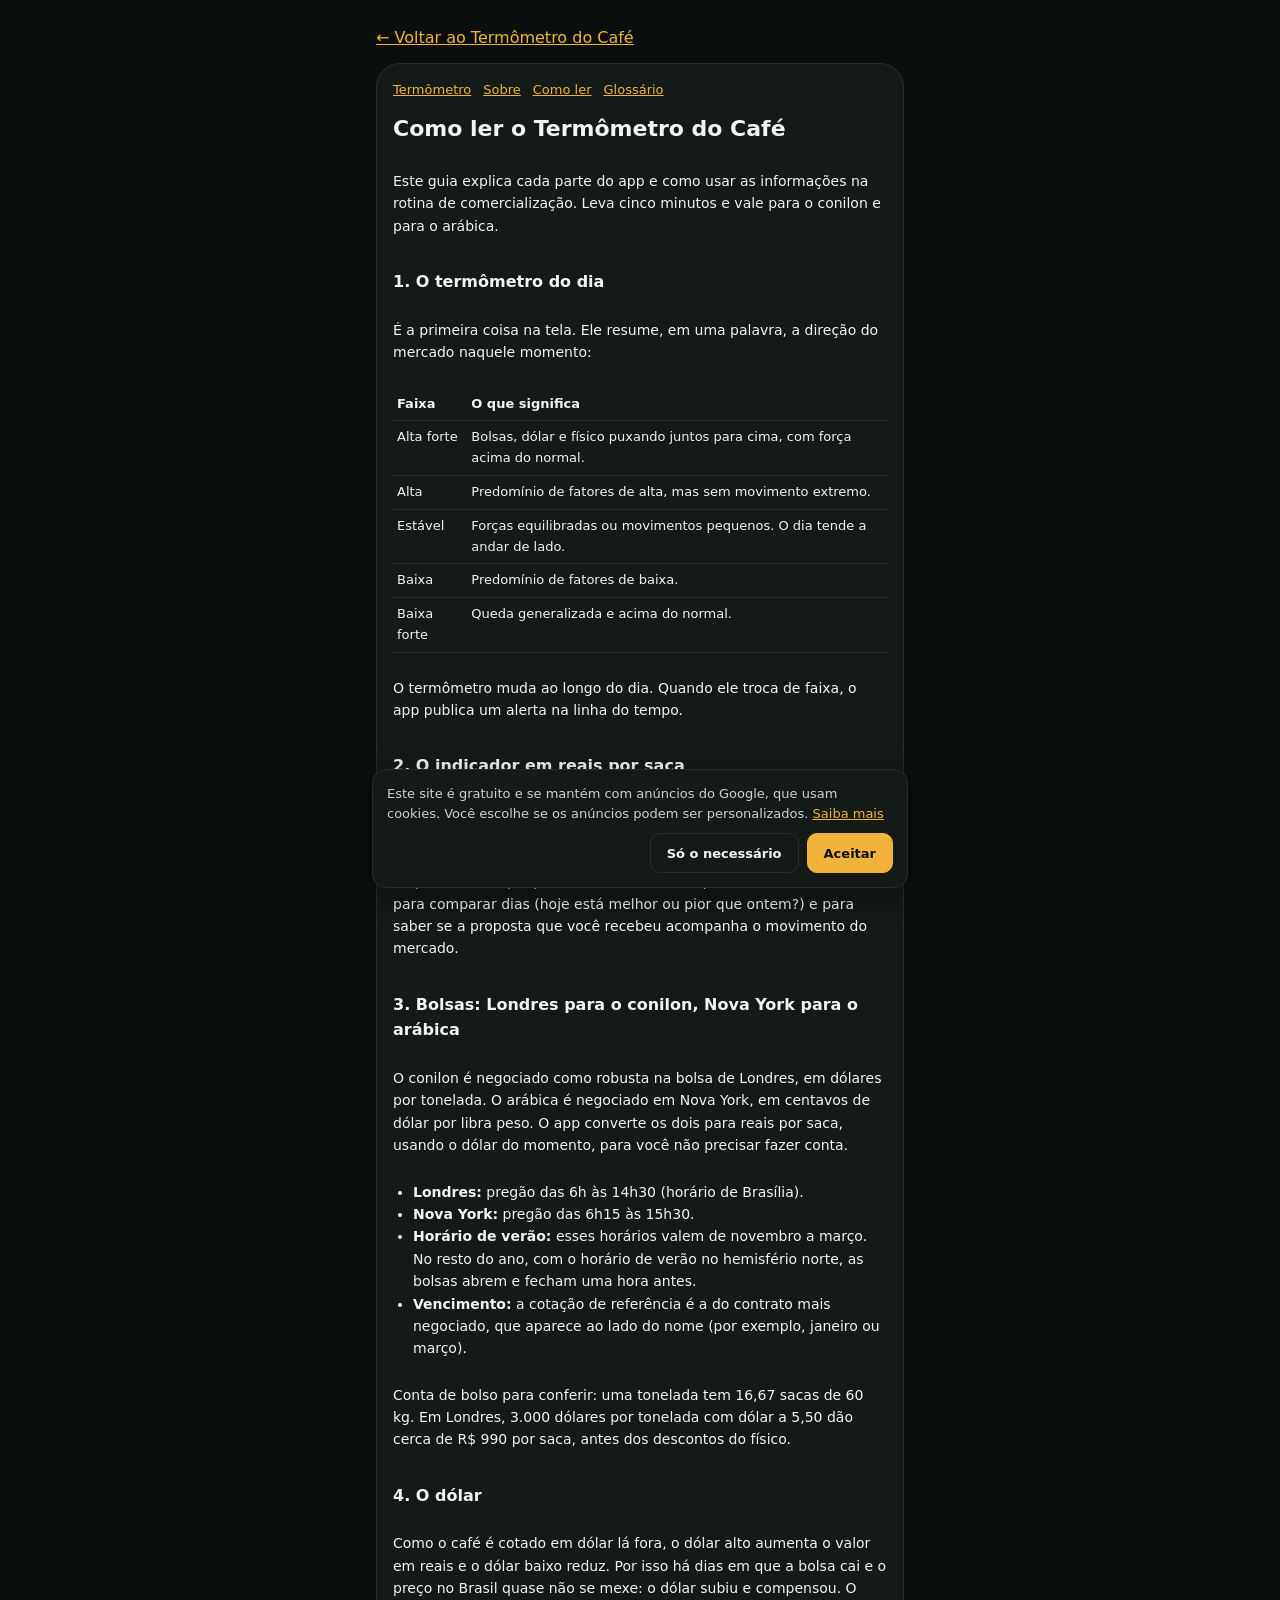
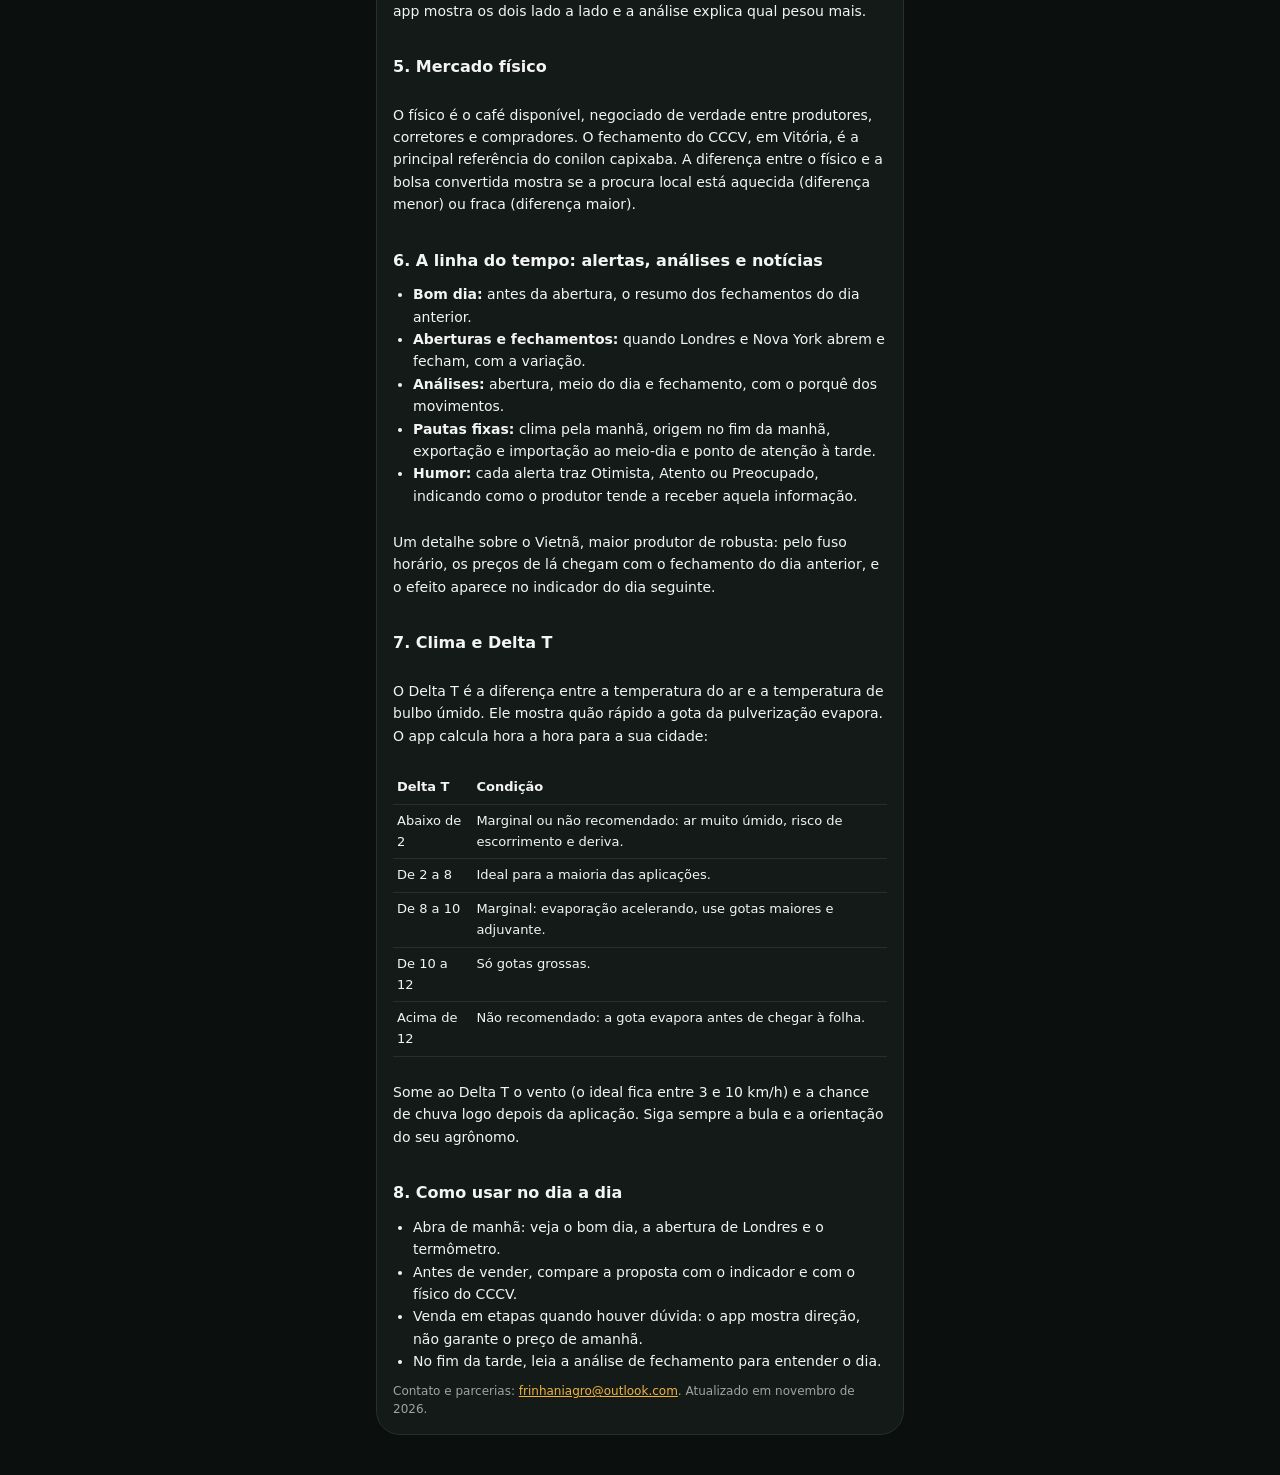
<file: como-ler.html>
<!doctype html>
<html lang="pt-BR">
<head>
<meta charset="utf-8">
<meta http-equiv="Content-Security-Policy" content="default-src 'self'; script-src 'self' https://static.cloudflareinsights.com https://pagead2.googlesyndication.com https://*.googlesyndication.com https://*.g.doubleclick.net https://*.doubleclick.net https://www.google.com https://*.google.com https://*.gstatic.com https://*.adtrafficquality.google https://www.googletagservices.com https://adservice.google.com; style-src 'self' 'unsafe-inline' https://fonts.googleapis.com; font-src https://fonts.gstatic.com; img-src 'self' data: https:; connect-src 'self' https://cloudflareinsights.com https://static.cloudflareinsights.com https://pagead2.googlesyndication.com https://*.googlesyndication.com https://*.g.doubleclick.net https://*.doubleclick.net https://www.google.com https://*.google.com https://*.gstatic.com https://*.adtrafficquality.google https://www.googletagservices.com https://adservice.google.com; frame-src https://pagead2.googlesyndication.com https://*.googlesyndication.com https://*.g.doubleclick.net https://*.doubleclick.net https://www.google.com https://*.google.com https://*.gstatic.com https://*.adtrafficquality.google https://www.googletagservices.com https://adservice.google.com; worker-src 'self'; manifest-src 'self'; base-uri 'self'; form-action 'none'; object-src 'none'; upgrade-insecure-requests">
<meta name="referrer" content="strict-origin-when-cross-origin">
<meta name="viewport" content="width=device-width, initial-scale=1">
<meta name="google-adsense-account" content="ca-pub-7386019894279159">
<title>Como ler o termômetro · Termômetro do Café</title>
<meta name="description" content="Guia para entender o termômetro do dia, o indicador, as bolsas de Londres e Nova York, o dólar, o físico, os alertas e o Delta T.">
<link rel="canonical" href="https://termometrodocafe.com.br/como-ler.html">
<link rel="stylesheet" href="styles.css?v=da5391f34a">
</head>
<body class="pagina">
<div class="app" style="padding-bottom:40px">
  <p><a href="./">← Voltar ao Termômetro do Café</a></p>
  <article class="card doc" style="gap:10px;line-height:1.6;font-size:14px">
    <nav class="docnav" aria-label="Páginas"><a href="./">Termômetro</a><a href="sobre.html">Sobre</a><a href="como-ler.html">Como ler</a><a href="glossario.html">Glossário</a></nav>
    <h1 class="h2" style="font-size:22px">Como ler o Termômetro do Café</h1>
    <p>Este guia explica cada parte do app e como usar as informações na rotina de comercialização. Leva cinco minutos e vale para o conilon e para o arábica.</p>
    <h2 class="h2" style="font-size:16px">1. O termômetro do dia</h2>
    <p>É a primeira coisa na tela. Ele resume, em uma palavra, a direção do mercado naquele momento:</p>
    <table><tr><th>Faixa</th><th>O que significa</th></tr><tr><td>Alta forte</td><td>Bolsas, dólar e físico puxando juntos para cima, com força acima do normal.</td></tr><tr><td>Alta</td><td>Predomínio de fatores de alta, mas sem movimento extremo.</td></tr><tr><td>Estável</td><td>Forças equilibradas ou movimentos pequenos. O dia tende a andar de lado.</td></tr><tr><td>Baixa</td><td>Predomínio de fatores de baixa.</td></tr><tr><td>Baixa forte</td><td>Queda generalizada e acima do normal.</td></tr></table>
    <p>O termômetro muda ao longo do dia. Quando ele troca de faixa, o app publica um alerta na linha do tempo.</p>
    <h2 class="h2" style="font-size:16px">2. O indicador em reais por saca</h2>
    <p>O indicador é uma referência técnica, em reais por saca de 60 kg, que acompanha o mercado ao longo do dia. Ele não é o preço que o comprador vai pagar na sua porta: cada comprador aplica descontos ou prêmios de tipo, peneira, bebida, frete e prazo. Use o indicador para comparar dias (hoje está melhor ou pior que ontem?) e para saber se a proposta que você recebeu acompanha o movimento do mercado.</p>
    <h2 class="h2" style="font-size:16px">3. Bolsas: Londres para o conilon, Nova York para o arábica</h2>
    <p>O conilon é negociado como robusta na bolsa de Londres, em dólares por tonelada. O arábica é negociado em Nova York, em centavos de dólar por libra peso. O app converte os dois para reais por saca, usando o dólar do momento, para você não precisar fazer conta.</p>
    <ul style="margin:0;padding-left:20px"><li><b>Londres:</b> pregão das 6h às 14h30 (horário de Brasília).</li><li><b>Nova York:</b> pregão das 6h15 às 15h30.</li><li><b>Horário de verão:</b> esses horários valem de novembro a março. No resto do ano, com o horário de verão no hemisfério norte, as bolsas abrem e fecham uma hora antes.</li><li><b>Vencimento:</b> a cotação de referência é a do contrato mais negociado, que aparece ao lado do nome (por exemplo, janeiro ou março).</li></ul>
    <p>Conta de bolso para conferir: uma tonelada tem 16,67 sacas de 60 kg. Em Londres, 3.000 dólares por tonelada com dólar a 5,50 dão cerca de R$ 990 por saca, antes dos descontos do físico.</p>
    <h2 class="h2" style="font-size:16px">4. O dólar</h2>
    <p>Como o café é cotado em dólar lá fora, o dólar alto aumenta o valor em reais e o dólar baixo reduz. Por isso há dias em que a bolsa cai e o preço no Brasil quase não se mexe: o dólar subiu e compensou. O app mostra os dois lado a lado e a análise explica qual pesou mais.</p>
    <h2 class="h2" style="font-size:16px">5. Mercado físico</h2>
    <p>O físico é o café disponível, negociado de verdade entre produtores, corretores e compradores. O fechamento do CCCV, em Vitória, é a principal referência do conilon capixaba. A diferença entre o físico e a bolsa convertida mostra se a procura local está aquecida (diferença menor) ou fraca (diferença maior).</p>
    <h2 class="h2" style="font-size:16px">6. A linha do tempo: alertas, análises e notícias</h2>
    <ul style="margin:0;padding-left:20px"><li><b>Bom dia:</b> antes da abertura, o resumo dos fechamentos do dia anterior.</li><li><b>Aberturas e fechamentos:</b> quando Londres e Nova York abrem e fecham, com a variação.</li><li><b>Análises:</b> abertura, meio do dia e fechamento, com o porquê dos movimentos.</li><li><b>Pautas fixas:</b> clima pela manhã, origem no fim da manhã, exportação e importação ao meio-dia e ponto de atenção à tarde.</li><li><b>Humor:</b> cada alerta traz Otimista, Atento ou Preocupado, indicando como o produtor tende a receber aquela informação.</li></ul>
    <p>Um detalhe sobre o Vietnã, maior produtor de robusta: pelo fuso horário, os preços de lá chegam com o fechamento do dia anterior, e o efeito aparece no indicador do dia seguinte.</p>
    <h2 class="h2" style="font-size:16px">7. Clima e Delta T</h2>
    <p>O Delta T é a diferença entre a temperatura do ar e a temperatura de bulbo úmido. Ele mostra quão rápido a gota da pulverização evapora. O app calcula hora a hora para a sua cidade:</p>
    <table><tr><th>Delta T</th><th>Condição</th></tr><tr><td>Abaixo de 2</td><td>Marginal ou não recomendado: ar muito úmido, risco de escorrimento e deriva.</td></tr><tr><td>De 2 a 8</td><td>Ideal para a maioria das aplicações.</td></tr><tr><td>De 8 a 10</td><td>Marginal: evaporação acelerando, use gotas maiores e adjuvante.</td></tr><tr><td>De 10 a 12</td><td>Só gotas grossas.</td></tr><tr><td>Acima de 12</td><td>Não recomendado: a gota evapora antes de chegar à folha.</td></tr></table>
    <p>Some ao Delta T o vento (o ideal fica entre 3 e 10 km/h) e a chance de chuva logo depois da aplicação. Siga sempre a bula e a orientação do seu agrônomo.</p>
    <h2 class="h2" style="font-size:16px">8. Como usar no dia a dia</h2>
    <ul style="margin:0;padding-left:20px"><li>Abra de manhã: veja o bom dia, a abertura de Londres e o termômetro.</li><li>Antes de vender, compare a proposta com o indicador e com o físico do CCCV.</li><li>Venda em etapas quando houver dúvida: o app mostra direção, não garante o preço de amanhã.</li><li>No fim da tarde, leia a análise de fechamento para entender o dia.</li></ul>
    <p class="note">Contato e parcerias: <a href="&#109;&#97;&#105;&#108;&#116;&#111;&#58;&#102;&#114;&#105;&#110;&#104;&#97;&#110;&#105;&#97;&#103;&#114;&#111;&#64;&#111;&#117;&#116;&#108;&#111;&#111;&#107;&#46;&#99;&#111;&#109;">&#102;&#114;&#105;&#110;&#104;&#97;&#110;&#105;&#97;&#103;&#114;&#111;&#64;&#111;&#117;&#116;&#108;&#111;&#111;&#107;&#46;&#99;&#111;&#109;</a>. Atualizado em novembro de 2026.</p>
  </article>
</div>
<script src="anuncios.js?v=da5391f34a"></script>
</body>
</html>
</file>
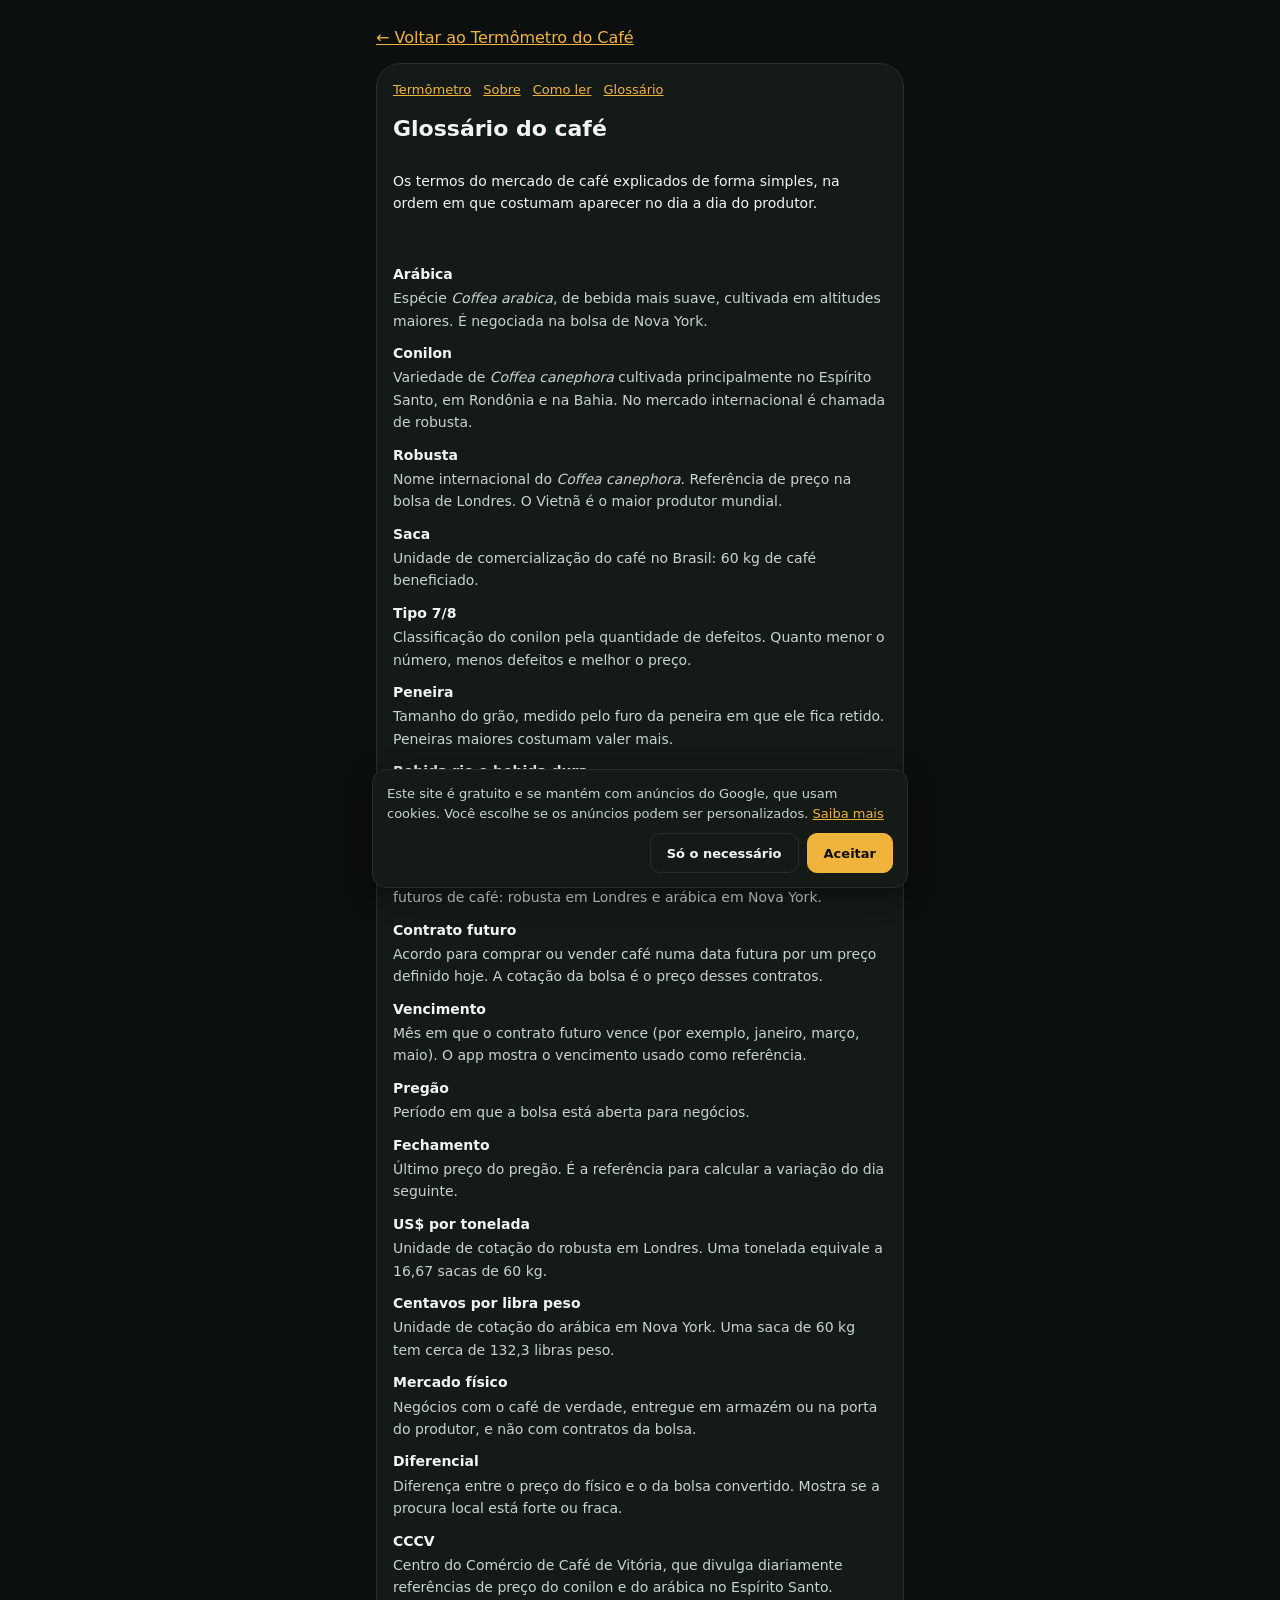
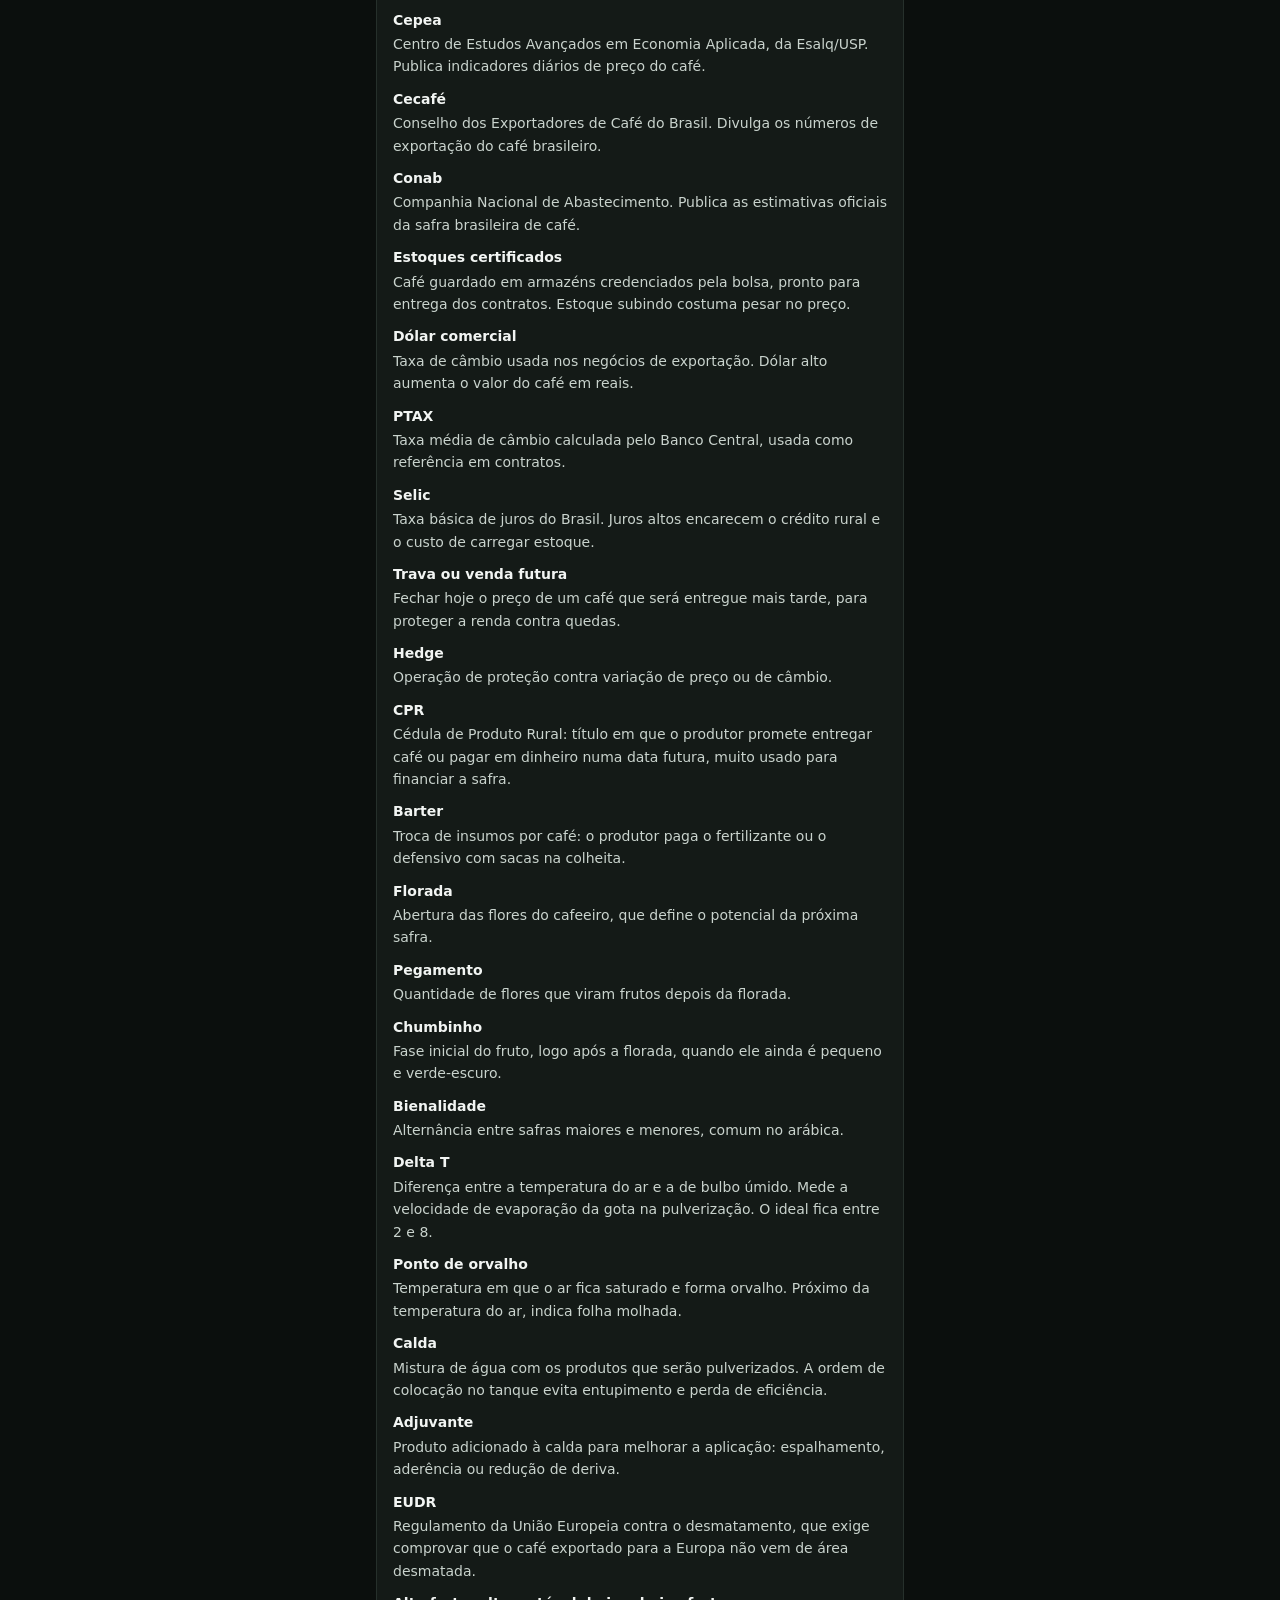
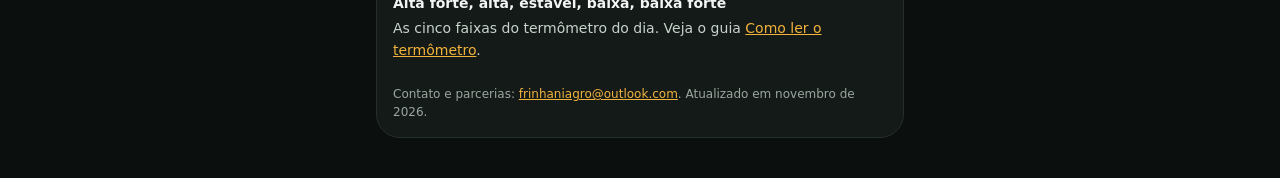
<file: glossario.html>
<!doctype html>
<html lang="pt-BR">
<head>
<meta charset="utf-8">
<meta http-equiv="Content-Security-Policy" content="default-src 'self'; script-src 'self' https://static.cloudflareinsights.com https://pagead2.googlesyndication.com https://*.googlesyndication.com https://*.g.doubleclick.net https://*.doubleclick.net https://www.google.com https://*.google.com https://*.gstatic.com https://*.adtrafficquality.google https://www.googletagservices.com https://adservice.google.com; style-src 'self' 'unsafe-inline' https://fonts.googleapis.com; font-src https://fonts.gstatic.com; img-src 'self' data: https:; connect-src 'self' https://cloudflareinsights.com https://static.cloudflareinsights.com https://pagead2.googlesyndication.com https://*.googlesyndication.com https://*.g.doubleclick.net https://*.doubleclick.net https://www.google.com https://*.google.com https://*.gstatic.com https://*.adtrafficquality.google https://www.googletagservices.com https://adservice.google.com; frame-src https://pagead2.googlesyndication.com https://*.googlesyndication.com https://*.g.doubleclick.net https://*.doubleclick.net https://www.google.com https://*.google.com https://*.gstatic.com https://*.adtrafficquality.google https://www.googletagservices.com https://adservice.google.com; worker-src 'self'; manifest-src 'self'; base-uri 'self'; form-action 'none'; object-src 'none'; upgrade-insecure-requests">
<meta name="referrer" content="strict-origin-when-cross-origin">
<meta name="viewport" content="width=device-width, initial-scale=1">
<meta name="google-adsense-account" content="ca-pub-7386019894279159">
<title>Glossário do café · Termômetro do Café</title>
<meta name="description" content="Termos do mercado de café explicados de forma simples: conilon, robusta, saca, tipo, peneira, bolsa, vencimento, diferencial, CPR, barter, Delta T e mais.">
<link rel="canonical" href="https://termometrodocafe.com.br/glossario.html">
<link rel="stylesheet" href="styles.css?v=da5391f34a">
</head>
<body class="pagina">
<div class="app" style="padding-bottom:40px">
  <p><a href="./">← Voltar ao Termômetro do Café</a></p>
  <article class="card doc" style="gap:10px;line-height:1.6;font-size:14px">
    <nav class="docnav" aria-label="Páginas"><a href="./">Termômetro</a><a href="sobre.html">Sobre</a><a href="como-ler.html">Como ler</a><a href="glossario.html">Glossário</a></nav>
    <h1 class="h2" style="font-size:22px">Glossário do café</h1>
    <p>Os termos do mercado de café explicados de forma simples, na ordem em que costumam aparecer no dia a dia do produtor.</p>
    <dl><dt>Arábica</dt><dd>Espécie <i>Coffea arabica</i>, de bebida mais suave, cultivada em altitudes maiores. É negociada na bolsa de Nova York.</dd><dt>Conilon</dt><dd>Variedade de <i>Coffea canephora</i> cultivada principalmente no Espírito Santo, em Rondônia e na Bahia. No mercado internacional é chamada de robusta.</dd><dt>Robusta</dt><dd>Nome internacional do <i>Coffea canephora</i>. Referência de preço na bolsa de Londres. O Vietnã é o maior produtor mundial.</dd><dt>Saca</dt><dd>Unidade de comercialização do café no Brasil: 60 kg de café beneficiado.</dd><dt>Tipo 7/8</dt><dd>Classificação do conilon pela quantidade de defeitos. Quanto menor o número, menos defeitos e melhor o preço.</dd><dt>Peneira</dt><dd>Tamanho do grão, medido pelo furo da peneira em que ele fica retido. Peneiras maiores costumam valer mais.</dd><dt>Bebida rio e bebida dura</dt><dd>Classificações de bebida do arábica. A bebida dura é mais suave e valorizada que a rio, que tem gosto mais forte e medicinal.</dd><dt>Bolsa (ICE)</dt><dd>A Intercontinental Exchange, onde são negociados os contratos futuros de café: robusta em Londres e arábica em Nova York.</dd><dt>Contrato futuro</dt><dd>Acordo para comprar ou vender café numa data futura por um preço definido hoje. A cotação da bolsa é o preço desses contratos.</dd><dt>Vencimento</dt><dd>Mês em que o contrato futuro vence (por exemplo, janeiro, março, maio). O app mostra o vencimento usado como referência.</dd><dt>Pregão</dt><dd>Período em que a bolsa está aberta para negócios.</dd><dt>Fechamento</dt><dd>Último preço do pregão. É a referência para calcular a variação do dia seguinte.</dd><dt>US$ por tonelada</dt><dd>Unidade de cotação do robusta em Londres. Uma tonelada equivale a 16,67 sacas de 60 kg.</dd><dt>Centavos por libra peso</dt><dd>Unidade de cotação do arábica em Nova York. Uma saca de 60 kg tem cerca de 132,3 libras peso.</dd><dt>Mercado físico</dt><dd>Negócios com o café de verdade, entregue em armazém ou na porta do produtor, e não com contratos da bolsa.</dd><dt>Diferencial</dt><dd>Diferença entre o preço do físico e o da bolsa convertido. Mostra se a procura local está forte ou fraca.</dd><dt>CCCV</dt><dd>Centro do Comércio de Café de Vitória, que divulga diariamente referências de preço do conilon e do arábica no Espírito Santo.</dd><dt>Cepea</dt><dd>Centro de Estudos Avançados em Economia Aplicada, da Esalq/USP. Publica indicadores diários de preço do café.</dd><dt>Cecafé</dt><dd>Conselho dos Exportadores de Café do Brasil. Divulga os números de exportação do café brasileiro.</dd><dt>Conab</dt><dd>Companhia Nacional de Abastecimento. Publica as estimativas oficiais da safra brasileira de café.</dd><dt>Estoques certificados</dt><dd>Café guardado em armazéns credenciados pela bolsa, pronto para entrega dos contratos. Estoque subindo costuma pesar no preço.</dd><dt>Dólar comercial</dt><dd>Taxa de câmbio usada nos negócios de exportação. Dólar alto aumenta o valor do café em reais.</dd><dt>PTAX</dt><dd>Taxa média de câmbio calculada pelo Banco Central, usada como referência em contratos.</dd><dt>Selic</dt><dd>Taxa básica de juros do Brasil. Juros altos encarecem o crédito rural e o custo de carregar estoque.</dd><dt>Trava ou venda futura</dt><dd>Fechar hoje o preço de um café que será entregue mais tarde, para proteger a renda contra quedas.</dd><dt>Hedge</dt><dd>Operação de proteção contra variação de preço ou de câmbio.</dd><dt>CPR</dt><dd>Cédula de Produto Rural: título em que o produtor promete entregar café ou pagar em dinheiro numa data futura, muito usado para financiar a safra.</dd><dt>Barter</dt><dd>Troca de insumos por café: o produtor paga o fertilizante ou o defensivo com sacas na colheita.</dd><dt>Florada</dt><dd>Abertura das flores do cafeeiro, que define o potencial da próxima safra.</dd><dt>Pegamento</dt><dd>Quantidade de flores que viram frutos depois da florada.</dd><dt>Chumbinho</dt><dd>Fase inicial do fruto, logo após a florada, quando ele ainda é pequeno e verde-escuro.</dd><dt>Bienalidade</dt><dd>Alternância entre safras maiores e menores, comum no arábica.</dd><dt>Delta T</dt><dd>Diferença entre a temperatura do ar e a de bulbo úmido. Mede a velocidade de evaporação da gota na pulverização. O ideal fica entre 2 e 8.</dd><dt>Ponto de orvalho</dt><dd>Temperatura em que o ar fica saturado e forma orvalho. Próximo da temperatura do ar, indica folha molhada.</dd><dt>Calda</dt><dd>Mistura de água com os produtos que serão pulverizados. A ordem de colocação no tanque evita entupimento e perda de eficiência.</dd><dt>Adjuvante</dt><dd>Produto adicionado à calda para melhorar a aplicação: espalhamento, aderência ou redução de deriva.</dd><dt>EUDR</dt><dd>Regulamento da União Europeia contra o desmatamento, que exige comprovar que o café exportado para a Europa não vem de área desmatada.</dd><dt>Alta forte, alta, estável, baixa, baixa forte</dt><dd>As cinco faixas do termômetro do dia. Veja o guia <a href="como-ler.html">Como ler o termômetro</a>.</dd></dl>
    <p class="note">Contato e parcerias: <a href="&#109;&#97;&#105;&#108;&#116;&#111;&#58;&#102;&#114;&#105;&#110;&#104;&#97;&#110;&#105;&#97;&#103;&#114;&#111;&#64;&#111;&#117;&#116;&#108;&#111;&#111;&#107;&#46;&#99;&#111;&#109;">&#102;&#114;&#105;&#110;&#104;&#97;&#110;&#105;&#97;&#103;&#114;&#111;&#64;&#111;&#117;&#116;&#108;&#111;&#111;&#107;&#46;&#99;&#111;&#109;</a>. Atualizado em novembro de 2026.</p>
  </article>
</div>
<script src="anuncios.js?v=da5391f34a"></script>
</body>
</html>
</file>
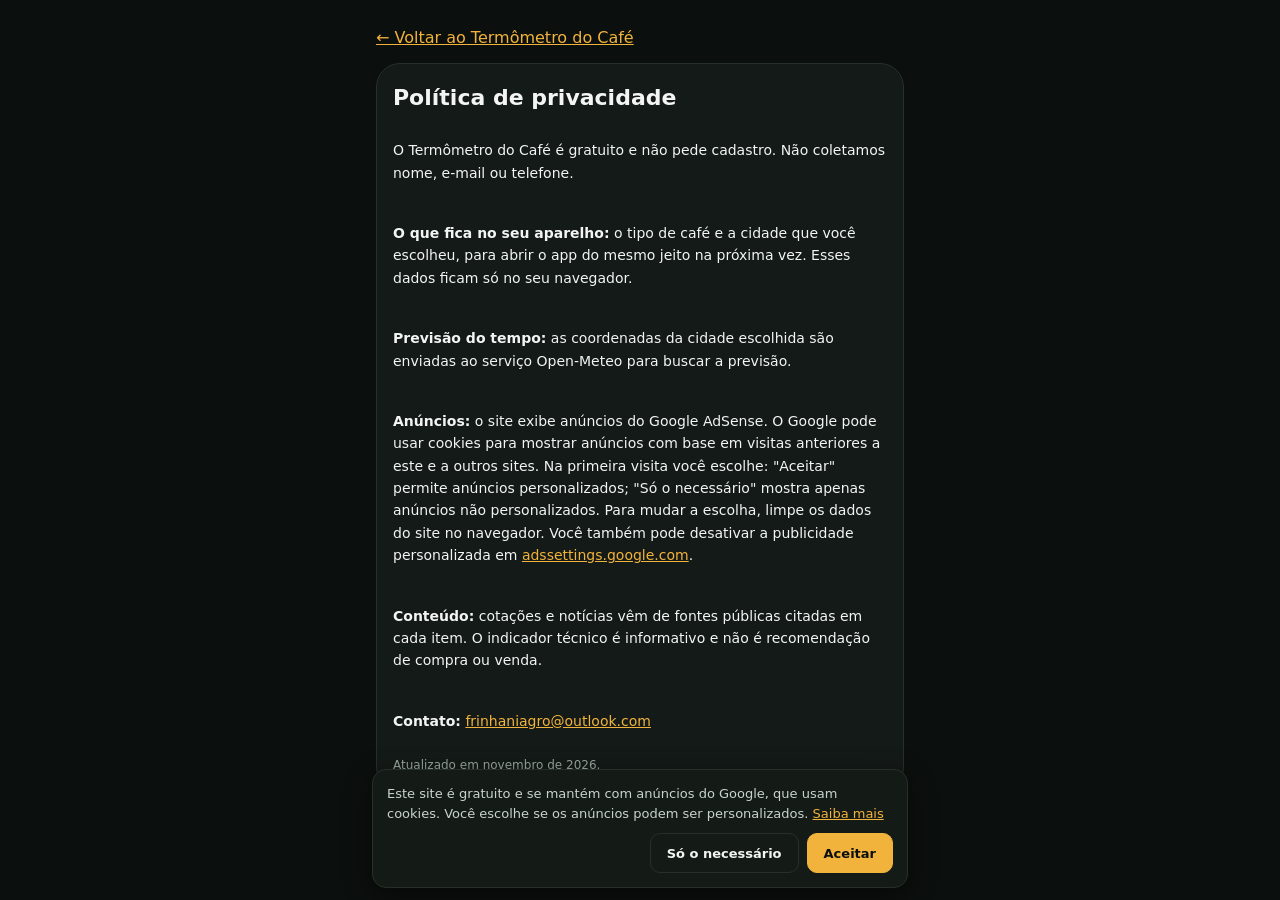
<file: privacidade.html>
<!doctype html>
<html lang="pt-BR">
<head>
<meta charset="utf-8">
<meta http-equiv="Content-Security-Policy" content="default-src 'self'; script-src 'self' https://static.cloudflareinsights.com https://pagead2.googlesyndication.com https://*.googlesyndication.com https://*.g.doubleclick.net https://*.doubleclick.net https://www.google.com https://*.google.com https://*.gstatic.com https://*.adtrafficquality.google https://www.googletagservices.com https://adservice.google.com; style-src 'self' 'unsafe-inline' https://fonts.googleapis.com; font-src https://fonts.gstatic.com; img-src 'self' data: https:; connect-src 'self' https://cloudflareinsights.com https://static.cloudflareinsights.com https://pagead2.googlesyndication.com https://*.googlesyndication.com https://*.g.doubleclick.net https://*.doubleclick.net https://www.google.com https://*.google.com https://*.gstatic.com https://*.adtrafficquality.google https://www.googletagservices.com https://adservice.google.com; frame-src https://pagead2.googlesyndication.com https://*.googlesyndication.com https://*.g.doubleclick.net https://*.doubleclick.net https://www.google.com https://*.google.com https://*.gstatic.com https://*.adtrafficquality.google https://www.googletagservices.com https://adservice.google.com; worker-src 'self'; manifest-src 'self'; base-uri 'self'; form-action 'none'; object-src 'none'; upgrade-insecure-requests">
<meta name="referrer" content="strict-origin-when-cross-origin">
<meta name="viewport" content="width=device-width, initial-scale=1">
<title>Privacidade · Termômetro do Café</title>
<link rel="stylesheet" href="styles.css?v=da5391f34a">
</head>
<body class="pagina">
<div class="app" style="padding-bottom:40px">
  <p><a href="./">← Voltar ao Termômetro do Café</a></p>
  <div class="card" style="gap:10px;line-height:1.6;font-size:14px">
    <h1 class="h2" style="font-size:22px">Política de privacidade</h1>
    <p>O Termômetro do Café é gratuito e não pede cadastro. Não coletamos nome, e-mail ou telefone.</p>
    <p><b>O que fica no seu aparelho:</b> o tipo de café e a cidade que você escolheu, para abrir o app do mesmo jeito na próxima vez. Esses dados ficam só no seu navegador.</p>
    <p><b>Previsão do tempo:</b> as coordenadas da cidade escolhida são enviadas ao serviço Open-Meteo para buscar a previsão.</p>
    <p><b>Anúncios:</b> o site exibe anúncios do Google AdSense. O Google pode usar cookies para mostrar anúncios com base em visitas anteriores a este e a outros sites. Na primeira visita você escolhe: "Aceitar" permite anúncios personalizados; "Só o necessário" mostra apenas anúncios não personalizados. Para mudar a escolha, limpe os dados do site no navegador. Você também pode desativar a publicidade personalizada em <a href="https://adssettings.google.com" target="_blank" rel="noopener">adssettings.google.com</a>.</p>
    <p><b>Conteúdo:</b> cotações e notícias vêm de fontes públicas citadas em cada item. O indicador técnico é informativo e não é recomendação de compra ou venda.</p>
    <p><b>Contato:</b> <a href="&#109;&#97;&#105;&#108;&#116;&#111;&#58;&#102;&#114;&#105;&#110;&#104;&#97;&#110;&#105;&#97;&#103;&#114;&#111;&#64;&#111;&#117;&#116;&#108;&#111;&#111;&#107;&#46;&#99;&#111;&#109;">&#102;&#114;&#105;&#110;&#104;&#97;&#110;&#105;&#97;&#103;&#114;&#111;&#64;&#111;&#117;&#116;&#108;&#111;&#111;&#107;&#46;&#99;&#111;&#109;</a></p>
    <p class="note">Atualizado em novembro de 2026.</p>
  </div>
</div>
<script src="anuncios.js?v=da5391f34a"></script>
</body>
</html>
</file>
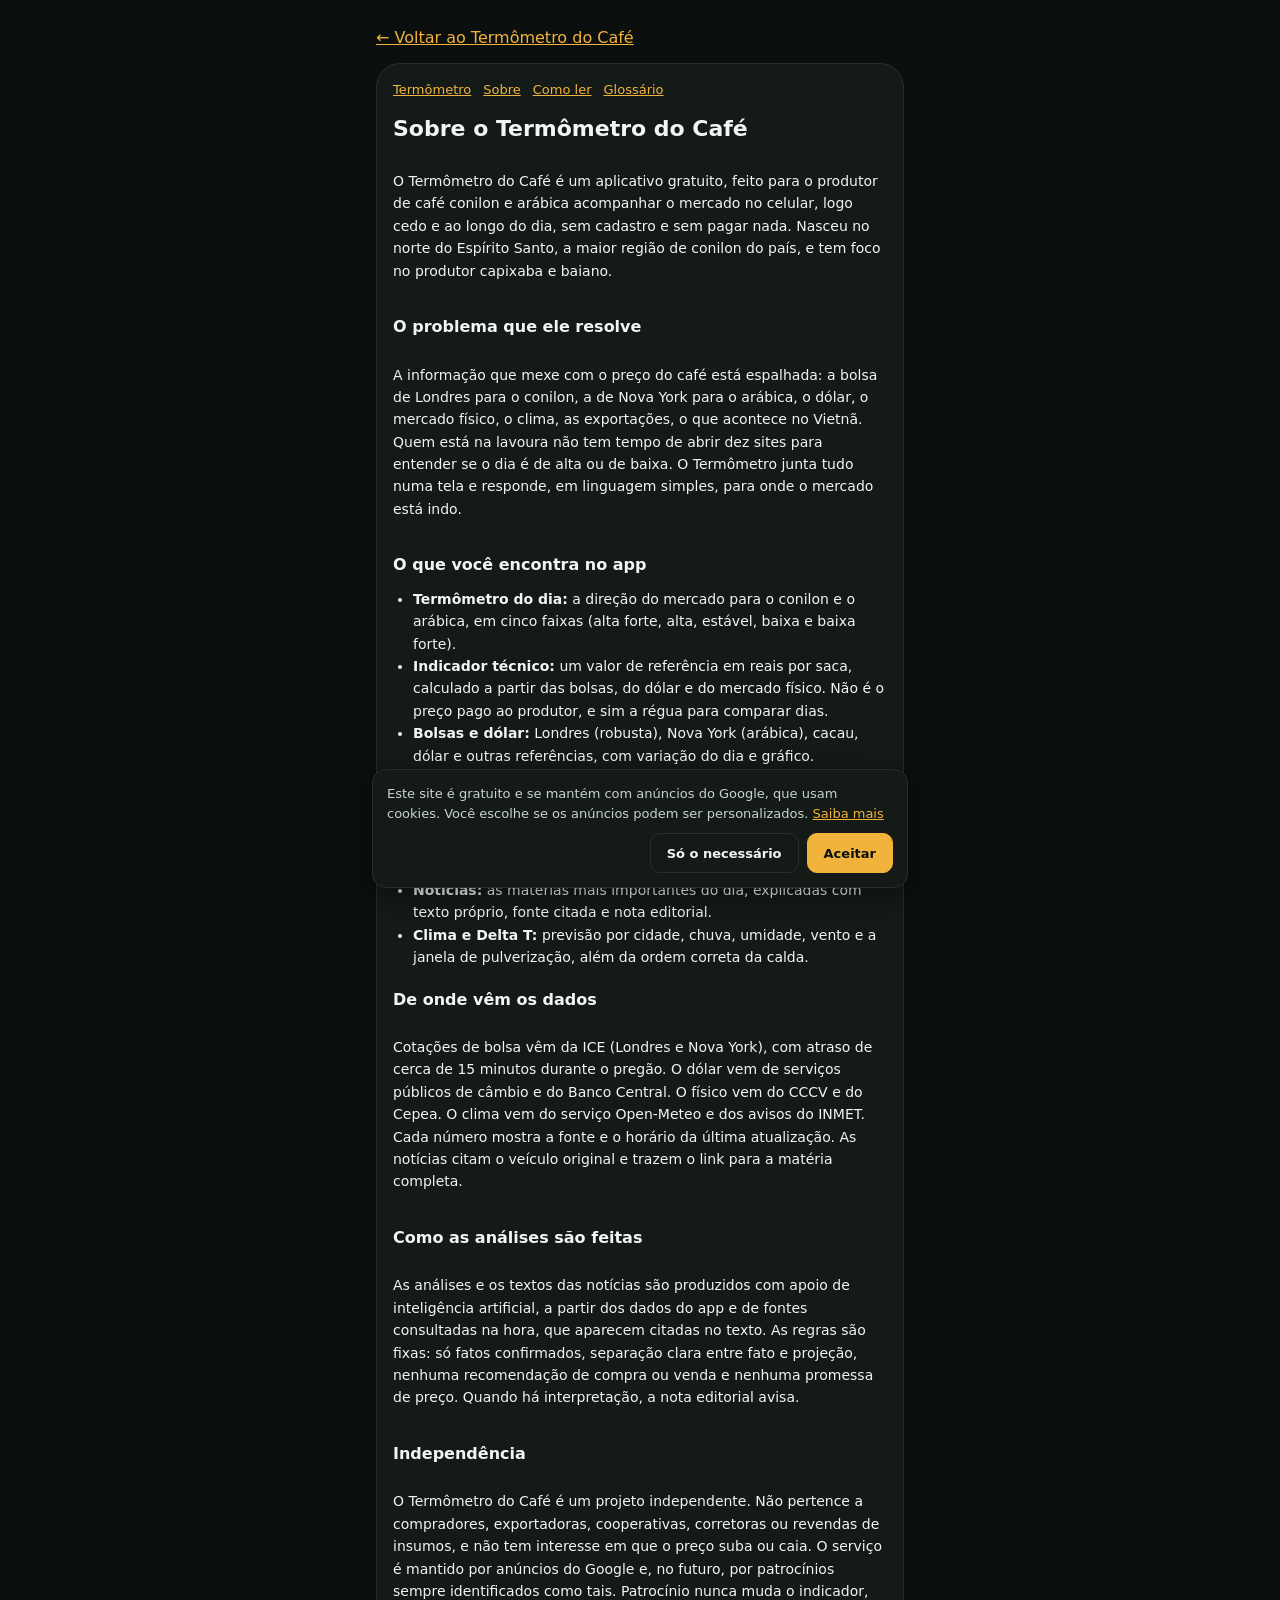
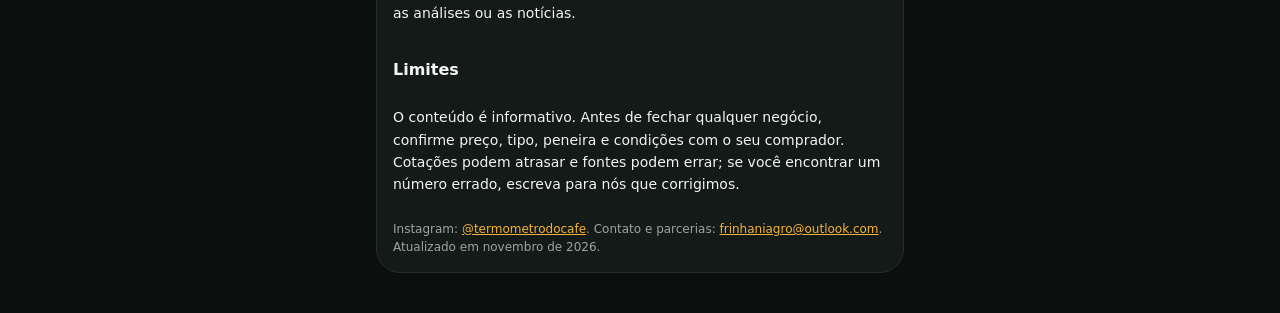
<file: sobre.html>
<!doctype html>
<html lang="pt-BR">
<head>
<meta charset="utf-8">
<meta http-equiv="Content-Security-Policy" content="default-src 'self'; script-src 'self' https://static.cloudflareinsights.com https://pagead2.googlesyndication.com https://*.googlesyndication.com https://*.g.doubleclick.net https://*.doubleclick.net https://www.google.com https://*.google.com https://*.gstatic.com https://*.adtrafficquality.google https://www.googletagservices.com https://adservice.google.com; style-src 'self' 'unsafe-inline' https://fonts.googleapis.com; font-src https://fonts.gstatic.com; img-src 'self' data: https:; connect-src 'self' https://cloudflareinsights.com https://static.cloudflareinsights.com https://pagead2.googlesyndication.com https://*.googlesyndication.com https://*.g.doubleclick.net https://*.doubleclick.net https://www.google.com https://*.google.com https://*.gstatic.com https://*.adtrafficquality.google https://www.googletagservices.com https://adservice.google.com; frame-src https://pagead2.googlesyndication.com https://*.googlesyndication.com https://*.g.doubleclick.net https://*.doubleclick.net https://www.google.com https://*.google.com https://*.gstatic.com https://*.adtrafficquality.google https://www.googletagservices.com https://adservice.google.com; worker-src 'self'; manifest-src 'self'; base-uri 'self'; form-action 'none'; object-src 'none'; upgrade-insecure-requests">
<meta name="referrer" content="strict-origin-when-cross-origin">
<meta name="viewport" content="width=device-width, initial-scale=1">
<meta name="google-adsense-account" content="ca-pub-7386019894279159">
<title>Sobre · Termômetro do Café</title>
<meta name="description" content="O que é o Termômetro do Café, de onde vêm os dados, como as análises são feitas e por que o app é independente.">
<link rel="canonical" href="https://termometrodocafe.com.br/sobre.html">
<link rel="stylesheet" href="styles.css?v=da5391f34a">
</head>
<body class="pagina">
<div class="app" style="padding-bottom:40px">
  <p><a href="./">← Voltar ao Termômetro do Café</a></p>
  <article class="card doc" style="gap:10px;line-height:1.6;font-size:14px">
    <nav class="docnav" aria-label="Páginas"><a href="./">Termômetro</a><a href="sobre.html">Sobre</a><a href="como-ler.html">Como ler</a><a href="glossario.html">Glossário</a></nav>
    <h1 class="h2" style="font-size:22px">Sobre o Termômetro do Café</h1>
    <p>O Termômetro do Café é um aplicativo gratuito, feito para o produtor de café conilon e arábica acompanhar o mercado no celular, logo cedo e ao longo do dia, sem cadastro e sem pagar nada. Nasceu no norte do Espírito Santo, a maior região de conilon do país, e tem foco no produtor capixaba e baiano.</p>
    <h2 class="h2" style="font-size:16px">O problema que ele resolve</h2>
    <p>A informação que mexe com o preço do café está espalhada: a bolsa de Londres para o conilon, a de Nova York para o arábica, o dólar, o mercado físico, o clima, as exportações, o que acontece no Vietnã. Quem está na lavoura não tem tempo de abrir dez sites para entender se o dia é de alta ou de baixa. O Termômetro junta tudo numa tela e responde, em linguagem simples, para onde o mercado está indo.</p>
    <h2 class="h2" style="font-size:16px">O que você encontra no app</h2>
    <ul style="margin:0;padding-left:20px"><li><b>Termômetro do dia:</b> a direção do mercado para o conilon e o arábica, em cinco faixas (alta forte, alta, estável, baixa e baixa forte).</li><li><b>Indicador técnico:</b> um valor de referência em reais por saca, calculado a partir das bolsas, do dólar e do mercado físico. Não é o preço pago ao produtor, e sim a régua para comparar dias.</li><li><b>Bolsas e dólar:</b> Londres (robusta), Nova York (arábica), cacau, dólar e outras referências, com variação do dia e gráfico.</li><li><b>Mercado físico:</b> fechamentos do Centro do Comércio de Café de Vitória (CCCV) e indicadores do Cepea.</li><li><b>Análises:</b> três leituras por dia útil (abertura, meio do dia e fechamento) e pautas fixas de clima, origem, exportação e importação e ponto de atenção.</li><li><b>Notícias:</b> as matérias mais importantes do dia, explicadas com texto próprio, fonte citada e nota editorial.</li><li><b>Clima e Delta T:</b> previsão por cidade, chuva, umidade, vento e a janela de pulverização, além da ordem correta da calda.</li></ul>
    <h2 class="h2" style="font-size:16px">De onde vêm os dados</h2>
    <p>Cotações de bolsa vêm da ICE (Londres e Nova York), com atraso de cerca de 15 minutos durante o pregão. O dólar vem de serviços públicos de câmbio e do Banco Central. O físico vem do CCCV e do Cepea. O clima vem do serviço Open-Meteo e dos avisos do INMET. Cada número mostra a fonte e o horário da última atualização. As notícias citam o veículo original e trazem o link para a matéria completa.</p>
    <h2 class="h2" style="font-size:16px">Como as análises são feitas</h2>
    <p>As análises e os textos das notícias são produzidos com apoio de inteligência artificial, a partir dos dados do app e de fontes consultadas na hora, que aparecem citadas no texto. As regras são fixas: só fatos confirmados, separação clara entre fato e projeção, nenhuma recomendação de compra ou venda e nenhuma promessa de preço. Quando há interpretação, a nota editorial avisa.</p>
    <h2 class="h2" style="font-size:16px">Independência</h2>
    <p>O Termômetro do Café é um projeto independente. Não pertence a compradores, exportadoras, cooperativas, corretoras ou revendas de insumos, e não tem interesse em que o preço suba ou caia. O serviço é mantido por anúncios do Google e, no futuro, por patrocínios sempre identificados como tais. Patrocínio nunca muda o indicador, as análises ou as notícias.</p>
    <h2 class="h2" style="font-size:16px">Limites</h2>
    <p>O conteúdo é informativo. Antes de fechar qualquer negócio, confirme preço, tipo, peneira e condições com o seu comprador. Cotações podem atrasar e fontes podem errar; se você encontrar um número errado, escreva para nós que corrigimos.</p>
    <p class="note">Instagram: <a href="https://www.instagram.com/termometrodocafe/" target="_blank" rel="noopener noreferrer">@termometrodocafe</a>. Contato e parcerias: <a href="&#109;&#97;&#105;&#108;&#116;&#111;&#58;&#102;&#114;&#105;&#110;&#104;&#97;&#110;&#105;&#97;&#103;&#114;&#111;&#64;&#111;&#117;&#116;&#108;&#111;&#111;&#107;&#46;&#99;&#111;&#109;">&#102;&#114;&#105;&#110;&#104;&#97;&#110;&#105;&#97;&#103;&#114;&#111;&#64;&#111;&#117;&#116;&#108;&#111;&#111;&#107;&#46;&#99;&#111;&#109;</a>. Atualizado em novembro de 2026.</p>
  </article>
</div>
<script src="anuncios.js?v=da5391f34a"></script>
</body>
</html>
</file>
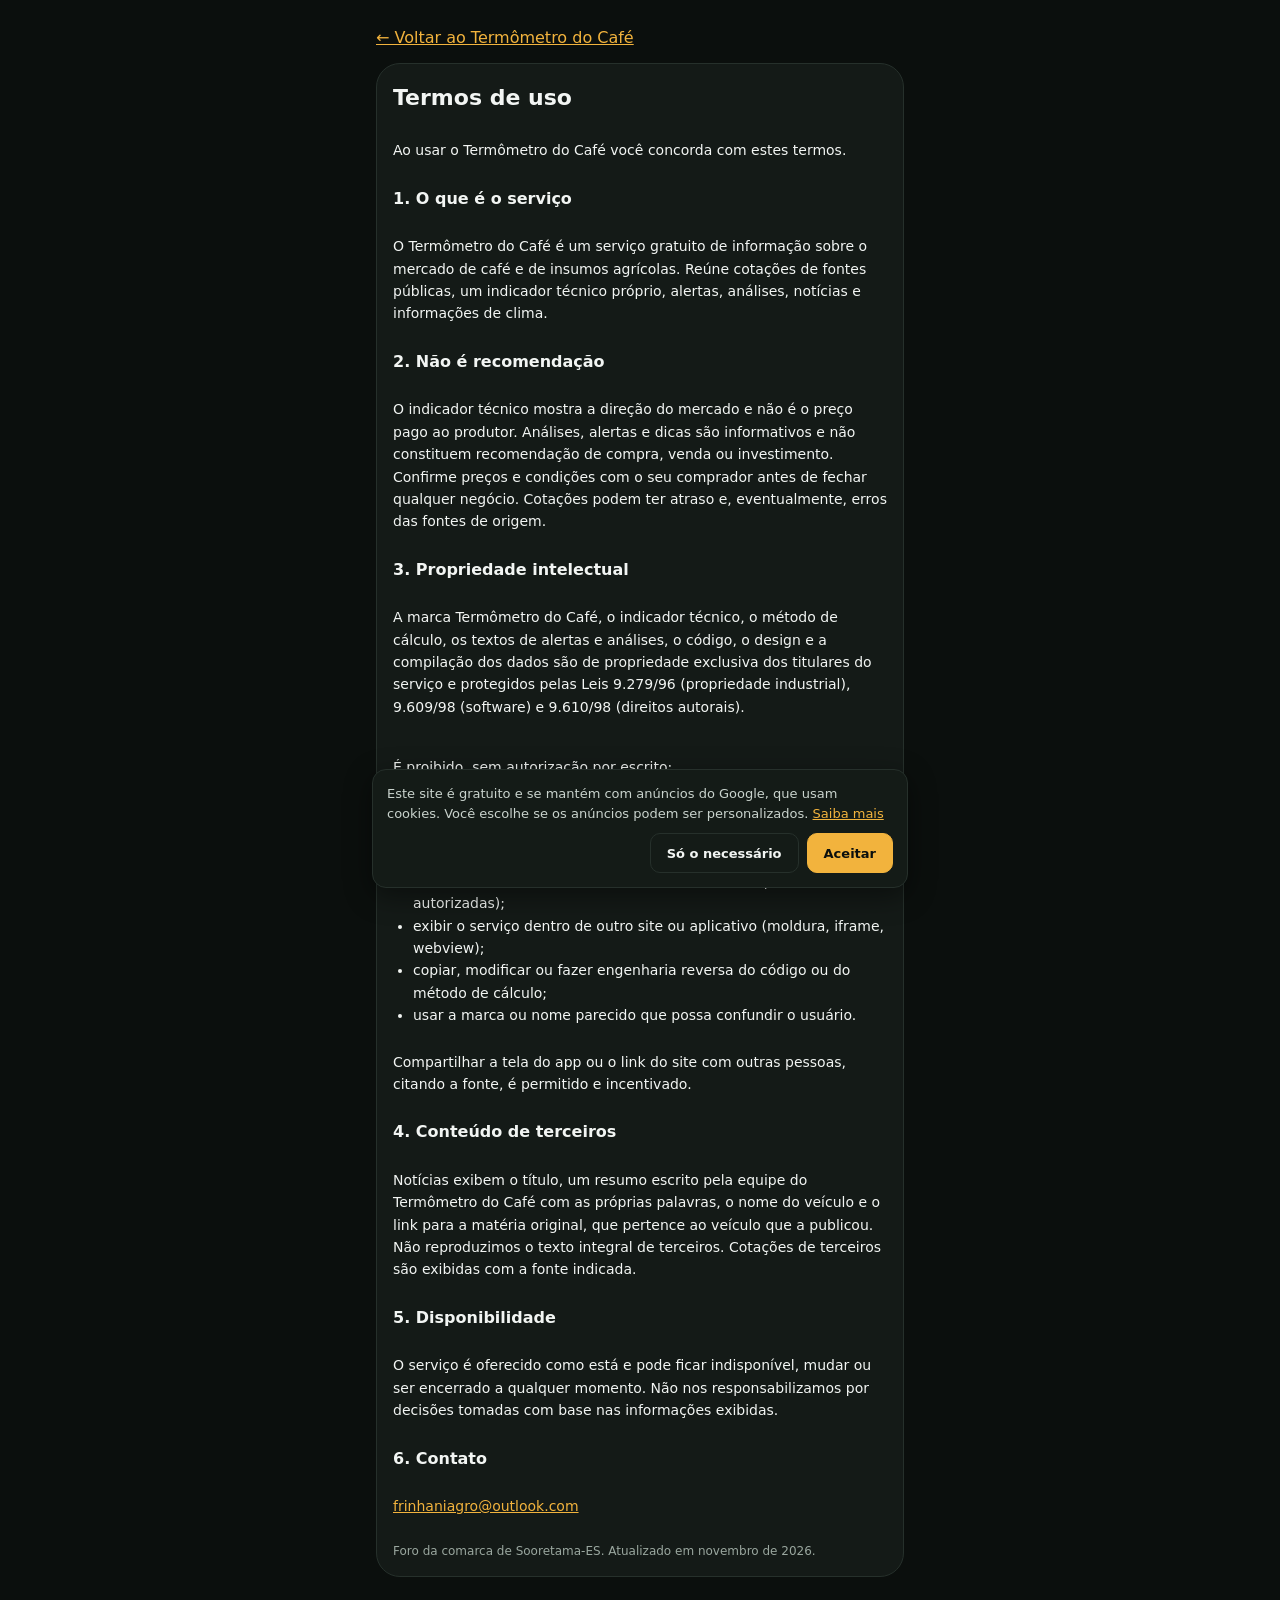
<file: termos.html>
<!doctype html>
<html lang="pt-BR">
<head>
<meta charset="utf-8">
<meta http-equiv="Content-Security-Policy" content="default-src 'self'; script-src 'self' https://static.cloudflareinsights.com https://pagead2.googlesyndication.com https://*.googlesyndication.com https://*.g.doubleclick.net https://*.doubleclick.net https://www.google.com https://*.google.com https://*.gstatic.com https://*.adtrafficquality.google https://www.googletagservices.com https://adservice.google.com; style-src 'self' 'unsafe-inline' https://fonts.googleapis.com; font-src https://fonts.gstatic.com; img-src 'self' data: https:; connect-src 'self' https://cloudflareinsights.com https://static.cloudflareinsights.com https://pagead2.googlesyndication.com https://*.googlesyndication.com https://*.g.doubleclick.net https://*.doubleclick.net https://www.google.com https://*.google.com https://*.gstatic.com https://*.adtrafficquality.google https://www.googletagservices.com https://adservice.google.com; frame-src https://pagead2.googlesyndication.com https://*.googlesyndication.com https://*.g.doubleclick.net https://*.doubleclick.net https://www.google.com https://*.google.com https://*.gstatic.com https://*.adtrafficquality.google https://www.googletagservices.com https://adservice.google.com; worker-src 'self'; manifest-src 'self'; base-uri 'self'; form-action 'none'; object-src 'none'; upgrade-insecure-requests">
<meta name="referrer" content="strict-origin-when-cross-origin">
<meta name="viewport" content="width=device-width, initial-scale=1">
<title>Termos de uso · Termômetro do Café</title>
<link rel="stylesheet" href="styles.css?v=da5391f34a">
</head>
<body class="pagina">
<div class="app" style="padding-bottom:40px">
  <p><a href="./">← Voltar ao Termômetro do Café</a></p>
  <div class="card" style="gap:10px;line-height:1.6;font-size:14px">
    <h1 class="h2" style="font-size:22px">Termos de uso</h1>
    <p>Ao usar o Termômetro do Café você concorda com estes termos.</p>
    <h2 class="h2" style="font-size:16px">1. O que é o serviço</h2>
    <p>O Termômetro do Café é um serviço gratuito de informação sobre o mercado de café e de insumos agrícolas. Reúne cotações de fontes públicas, um indicador técnico próprio, alertas, análises, notícias e informações de clima.</p>
    <h2 class="h2" style="font-size:16px">2. Não é recomendação</h2>
    <p>O indicador técnico mostra a direção do mercado e não é o preço pago ao produtor. Análises, alertas e dicas são informativos e não constituem recomendação de compra, venda ou investimento. Confirme preços e condições com o seu comprador antes de fechar qualquer negócio. Cotações podem ter atraso e, eventualmente, erros das fontes de origem.</p>
    <h2 class="h2" style="font-size:16px">3. Propriedade intelectual</h2>
    <p>A marca Termômetro do Café, o indicador técnico, o método de cálculo, os textos de alertas e análises, o código, o design e a compilação dos dados são de propriedade exclusiva dos titulares do serviço e protegidos pelas Leis 9.279/96 (propriedade industrial), 9.609/98 (software) e 9.610/98 (direitos autorais).</p>
    <p>É proibido, sem autorização por escrito:</p>
    <ul style="margin:0;padding-left:20px">
      <li>copiar, reproduzir ou redistribuir o indicador, as análises ou os dados do serviço em outros sites, aplicativos, grupos ou canais comerciais;</li>
      <li>coletar dados de forma automatizada (robôs, scrapers, APIs não autorizadas);</li>
      <li>exibir o serviço dentro de outro site ou aplicativo (moldura, iframe, webview);</li>
      <li>copiar, modificar ou fazer engenharia reversa do código ou do método de cálculo;</li>
      <li>usar a marca ou nome parecido que possa confundir o usuário.</li>
    </ul>
    <p>Compartilhar a tela do app ou o link do site com outras pessoas, citando a fonte, é permitido e incentivado.</p>
    <h2 class="h2" style="font-size:16px">4. Conteúdo de terceiros</h2>
    <p>Notícias exibem o título, um resumo escrito pela equipe do Termômetro do Café com as próprias palavras, o nome do veículo e o link para a matéria original, que pertence ao veículo que a publicou. Não reproduzimos o texto integral de terceiros. Cotações de terceiros são exibidas com a fonte indicada.</p>
    <h2 class="h2" style="font-size:16px">5. Disponibilidade</h2>
    <p>O serviço é oferecido como está e pode ficar indisponível, mudar ou ser encerrado a qualquer momento. Não nos responsabilizamos por decisões tomadas com base nas informações exibidas.</p>
    <h2 class="h2" style="font-size:16px">6. Contato</h2>
    <p><a href="&#109;&#97;&#105;&#108;&#116;&#111;&#58;&#102;&#114;&#105;&#110;&#104;&#97;&#110;&#105;&#97;&#103;&#114;&#111;&#64;&#111;&#117;&#116;&#108;&#111;&#111;&#107;&#46;&#99;&#111;&#109;">&#102;&#114;&#105;&#110;&#104;&#97;&#110;&#105;&#97;&#103;&#114;&#111;&#64;&#111;&#117;&#116;&#108;&#111;&#111;&#107;&#46;&#99;&#111;&#109;</a></p>
    <p class="note">Foro da comarca de Sooretama-ES. Atualizado em novembro de 2026.</p>
  </div>
</div>
<script src="anuncios.js?v=da5391f34a"></script>
</body>
</html>
</file>
<file: styles.css>
/*! © 2026 Termômetro do Café. Todos os direitos reservados. Cópia, reprodução ou uso deste código e dos dados sem autorização são proibidos (Leis 9.609/98 e 9.610/98). */:root{--bg:#0B0F0D;--panel:#141A17;--panel-2:#1C2420;--line:#26302B;--fg:#F2F5F3;--fg-2:#C9D3CD;--muted:#9AA79F;--faint:#8A968F;--accent:#F2B33D;--accent-ink:#1A1408;--up:#34D399;--down:#FF8A7A;--flat:#F2B33D;--rain:#6FB3E8;--hot:#FFB48A;--dt-ok:#3FA34D;--dt-mar:#E8C33A;--dt-grossa:#E8913A;--dt-bad:#C9472F;--font-num:"Space Grotesk",ui-sans-serif,system-ui,sans-serif;--font-body:"Inter",ui-sans-serif,system-ui,-apple-system,"Segoe UI",sans-serif;--r-lg:24px;--r-md:16px;--r-sm:12px;color-scheme:dark}*{box-sizing:border-box}html,body{margin:0;background:var(--bg);color:var(--fg);font-family:var(--font-body);-webkit-text-size-adjust:100%}body{min-height:100vh}a{color:var(--accent)}button{font:inherit;color:inherit}:focus-visible{outline:2px solid var(--accent);outline-offset:2px}.num{font-family:var(--font-num);font-variant-numeric:tabular-nums}.up{color:var(--up)}.down{color:var(--down)}.flat{color:var(--flat)}.muted{color:var(--muted)}.faint{color:var(--faint)}.app{max-width:560px;margin:0 auto;padding:env(safe-area-inset-top,0px) max(16px,env(safe-area-inset-right,0px)) calc(96px + env(safe-area-inset-bottom,0px)) max(16px,env(safe-area-inset-left,0px))}.top{display:flex;align-items:center;justify-content:space-between;gap:12px;padding:18px 4px 12px}.brand{display:flex;align-items:center;gap:10px;min-width:0}.brand-name{font-family:var(--font-num);font-weight:700;font-size:19px;letter-spacing:-0.2px}.brand-sub{font-size:12px;color:var(--muted);white-space:nowrap;overflow:hidden;text-overflow:ellipsis}.top-temp{font-family:var(--font-num);font-weight:600;font-size:18px;color:var(--accent);white-space:nowrap}.icon-btn{width:44px;height:44px;border-radius:14px;border:1px solid var(--line);background:var(--panel);display:inline-flex;align-items:center;justify-content:center;cursor:pointer;flex-shrink:0}.card{background:var(--panel);border:1px solid var(--line);border-radius:var(--r-lg);padding:16px;display:flex;flex-direction:column;gap:12px}.stack{display:flex;flex-direction:column;gap:12px}.section{margin-top:16px}.h2{margin:0;font-family:var(--font-num);font-weight:700;font-size:18px}.label{font-size:11px;font-weight:600;letter-spacing:1.2px;color:var(--muted);text-transform:uppercase}.note{margin:0;font-size:12px;line-height:1.5;color:var(--muted)}.seg{padding:4px;border-radius:14px;background:var(--panel);border:1px solid var(--line);display:grid;grid-template-columns:repeat(2,minmax(0,1fr));gap:4px}.seg button{min-height:40px;border:0;border-radius:10px;background:transparent;color:var(--fg-2);font-weight:600;font-size:14px;cursor:pointer}.seg button[aria-selected="true"]{background:var(--accent);color:var(--accent-ink)}.pills{display:flex;flex-wrap:wrap;gap:6px}.pill{min-height:36px;padding:0 14px;border-radius:999px;border:1px solid var(--line);background:var(--panel);color:var(--fg-2);font-size:13px;font-weight:600;cursor:pointer}.pill[aria-pressed="true"]{background:var(--accent);border-color:var(--accent);color:var(--accent-ink)}.hero{margin-top:12px;padding:18px;border-radius:var(--r-lg);background:radial-gradient(120% 90% at 20% 0%,#1E2B24 0%,#121815 60%);border:1px solid var(--line);display:flex;flex-direction:column;gap:14px}.hero-top{display:flex;align-items:center;justify-content:space-between;gap:8px}.info-btn{width:32px;height:32px;border-radius:50%;border:1px solid var(--accent);background:rgba(242,179,61,.12);color:var(--accent);font-family:var(--font-num);font-weight:700;cursor:pointer}.live{display:inline-flex;align-items:center;gap:6px;font-size:12px;color:var(--muted)}.live i{width:8px;height:8px;border-radius:50%;background:var(--up);animation:pulse 1.8s ease-out infinite}.live.stale i{background:var(--down);animation:none}@keyframes pulse{0%{box-shadow:0 0 0 0 rgba(52,211,153,.55)}70%{box-shadow:0 0 0 10px rgba(52,211,153,0)}100%{box-shadow:0 0 0 0 rgba(52,211,153,0)}}.hero-body{display:flex;align-items:center;gap:16px}.thermo-btn{width:132px;height:236px;flex-shrink:0;perspective:700px;position:relative;padding:0;border:0;background:transparent;cursor:pointer}.thermo3d{position:absolute;inset:0;transform-style:preserve-3d;animation:turn 9s ease-in-out infinite}@keyframes turn{0%,100%{transform:rotateY(-22deg) rotateX(6deg)}50%{transform:rotateY(22deg) rotateX(2deg)}}.th-back{position:absolute;left:22px;top:8px;width:88px;height:186px;border-radius:16px;background:linear-gradient(180deg,rgba(255,255,255,.05),rgba(255,255,255,.01));border:1px solid rgba(255,255,255,.08);transform:translateZ(-26px)}.th-tube{position:absolute;left:49px;top:12px;width:34px;height:176px;border-radius:17px;background:linear-gradient(90deg,rgba(255,255,255,.22) 0%,rgba(255,255,255,.05) 38%,rgba(255,255,255,.02) 60%,rgba(255,255,255,.16) 100%);border:1px solid rgba(255,255,255,.28);box-shadow:inset 0 0 12px rgba(0,0,0,.6);overflow:hidden}.th-merc{position:absolute;left:7px;right:7px;bottom:0;height:50%;border-radius:10px 10px 0 0;background:linear-gradient(90deg,var(--tc) 0%,#fff 45%,var(--tc) 100%);transition:height 1s cubic-bezier(.2,.8,.2,1);animation:glow 2.4s ease-in-out infinite}@keyframes glow{0%,100%{filter:brightness(1)}50%{filter:brightness(1.25)}}.th-bulb{position:absolute;left:37px;top:170px;width:58px;height:58px;border-radius:50%;background:radial-gradient(circle at 35% 30%,#fff 0%,var(--tc) 45%,rgba(0,0,0,.35) 100%);box-shadow:0 0 28px var(--tc);transform:translateZ(8px)}.th-shine{position:absolute;left:56px;top:190px;width:10px;height:14px;border-radius:50%;background:rgba(255,255,255,.55);filter:blur(2px);transform:translateZ(30px)}.th-scale{position:absolute;left:88px;top:12px;height:176px;display:flex;flex-direction:column;justify-content:space-between;transform:translateZ(14px);font-size:9px;font-weight:600;white-space:nowrap;text-align:left}.hero-num{display:flex;flex-direction:column;gap:6px;min-width:0}.big{font-family:var(--font-num);font-weight:700;font-size:44px;line-height:1;letter-spacing:-1.2px;font-variant-numeric:tabular-nums}.chip{align-self:flex-start;padding:6px 12px;border-radius:999px;font-family:var(--font-num);font-weight:700;font-size:15px;border:1px solid currentColor;background:rgba(255,255,255,.04)}.kv{font-size:12px;color:var(--fg-2)}.kv b{color:var(--fg);font-weight:600}.why{margin:0;padding:12px 14px;border-radius:14px;background:rgba(255,255,255,.04);font-size:13px;line-height:1.5;color:#E6ECE8}.btn{display:flex;align-items:center;justify-content:center;gap:6px;min-height:46px;border-radius:14px;border:0;background:var(--accent);color:var(--accent-ink);font-weight:700;font-size:14px;text-decoration:none;cursor:pointer;padding:0 16px}.btn.ghost{background:var(--panel);color:var(--fg);border:1px solid var(--line)}.row2{display:grid;grid-template-columns:repeat(2,minmax(0,1fr));gap:8px}.tiles{margin-top:12px;display:grid;grid-template-columns:repeat(3,minmax(0,1fr));gap:8px}.tile{padding:12px 10px;border-radius:var(--r-md);background:var(--panel);border:1px solid var(--line);display:flex;flex-direction:column;gap:4px;min-width:0}.tile .v{font-family:var(--font-num);font-weight:700;font-size:20px;font-variant-numeric:tabular-nums}.tile .d{font-size:12px}.day{width:100%;display:flex;align-items:center;gap:8px;min-height:48px;padding:0 12px;border-radius:14px;background:var(--panel);border:1px solid var(--line);cursor:pointer;text-align:left}.day[aria-pressed="true"]{background:var(--panel-2);border-color:var(--accent)}.day .n{width:66px;font-size:14px;font-weight:600}.day .mi{width:40px;color:var(--rain);font-size:14px}.day .ma{width:40px;color:var(--hot);font-size:14px}.day .bar{flex:1;height:8px;border-radius:4px;background:var(--panel-2);position:relative;overflow:hidden}.day .bar i{position:absolute;left:0;top:0;bottom:0;background:var(--rain);border-radius:4px}.day .mm{width:66px;text-align:right;font-family:var(--font-num);font-weight:600;color:var(--rain);font-size:14px}.news{list-style:none;margin:0;padding:0;display:flex;flex-direction:column;gap:8px}.news li{padding:12px 14px;border-radius:var(--r-md);background:var(--panel);border:1px solid var(--line);display:flex;flex-direction:column;gap:6px}.news .meta{display:flex;align-items:center;gap:8px;font-size:12px;color:var(--muted);flex-wrap:wrap}.news .dot{width:8px;height:8px;border-radius:50%}.news .imp{margin-left:auto;font-weight:600}.news a{color:#E6ECE8;font-size:14px;line-height:1.45;text-decoration:none}.news a:hover{color:var(--accent)}.ad{margin-top:16px;min-height:72px;border-radius:14px;border:1px dashed #3A4740;display:flex;align-items:center;justify-content:center;font-size:12px;color:var(--faint);letter-spacing:.6px;text-align:center;padding:8px}.chart{width:100%;height:auto;display:block}.mov{display:flex;align-items:center;gap:12px;padding:10px 12px;border-radius:14px;background:var(--panel);border:1px solid var(--line)}.mov .b{width:34px;height:34px;flex-shrink:0;border-radius:10px;display:flex;align-items:center;justify-content:center;font-size:13px}.mov .b.up{background:rgba(52,211,153,.12)}.mov .b.down{background:rgba(255,138,122,.12)}.mov .b.flat{background:rgba(242,179,61,.12)}.mov .t{flex:1;min-width:0;display:flex;flex-direction:column;gap:2px}.mov .t b{font-size:13px}.mov .t span{font-size:12px;color:var(--muted)}.mov .p{font-family:var(--font-num);font-weight:600;font-size:14px;white-space:nowrap}.formula{padding:10px 12px;border-radius:12px;background:var(--bg);font-family:var(--font-num);font-size:12.5px;line-height:1.7;color:#E6ECE8;overflow-x:auto}.tbl-wrap{overflow-x:auto}.tbl{width:100%;border-collapse:collapse;font-size:13px;font-variant-numeric:tabular-nums}.tbl th{text-align:left;font-size:11px;letter-spacing:.8px;text-transform:uppercase;color:var(--muted);font-weight:600;padding:8px 6px;border-bottom:1px solid var(--line)}.tbl td{padding:10px 6px;border-bottom:1px solid var(--line);vertical-align:top}.tbl td.r,.tbl th.r{text-align:right}.tbl .sub{display:block;font-size:11px;color:var(--faint);margin-top:2px}.wx{padding:18px;border-radius:var(--r-lg);background:radial-gradient(110% 90% at 80% 0%,#2B2615 0%,#141A17 60%);border:1px solid var(--line);display:flex;align-items:center;gap:16px}.wx .t{font-family:var(--font-num);font-weight:700;font-size:48px;line-height:1}select{min-height:40px;border-radius:12px;border:1px solid var(--line);background:var(--panel);color:var(--fg);padding:0 10px;font:inherit;font-size:13px;max-width:100%}.dt-now{display:flex;align-items:center;gap:16px;padding:14px;border-radius:var(--r-md);border:1px solid var(--dtc);background:color-mix(in srgb,var(--dtc) 14%,transparent)}.dt-now .v{font-family:var(--font-num);font-weight:700;font-size:40px;line-height:1}.dt-now .z{font-family:var(--font-num);font-weight:700;font-size:16px;color:var(--dtc)}.rng label{display:flex;justify-content:space-between;font-size:13px;font-weight:600}input[type="range"]{width:100%;accent-color:var(--accent);height:32px}.dt-canvas{width:100%;height:auto;display:block;border-radius:8px}.legend{display:grid;grid-template-columns:repeat(2,minmax(0,1fr));gap:6px 10px;font-size:11px;color:var(--fg-2)}.legend span{display:flex;align-items:center;gap:6px}.legend i{width:12px;height:12px;border-radius:3px;flex-shrink:0}.hours{display:grid;grid-template-columns:repeat(7,minmax(0,1fr));gap:4px}.hours button{display:flex;flex-direction:column;align-items:center;gap:2px;padding:8px 0;min-height:52px;border-radius:12px;border:2px solid transparent;cursor:pointer;color:#0B0F0D}.hours button[aria-pressed="true"]{border-color:#fff}.hours .h{font-size:11px;font-weight:600}.hours .v{font-family:var(--font-num);font-weight:700;font-size:14px}.calda ol{margin:0;padding-left:22px;display:flex;flex-direction:column;gap:4px;font-size:13px;color:#E6ECE8}.badge{font-size:11px;font-weight:600;color:var(--accent);border:1px solid var(--accent);border-radius:999px;padding:3px 8px;white-space:nowrap}.nav{position:fixed;left:0;right:0;bottom:0;z-index:10;background:rgba(11,15,13,.97);border-top:1px solid var(--line);padding:0 max(0px,env(safe-area-inset-right,0px)) env(safe-area-inset-bottom,0px) max(0px,env(safe-area-inset-left,0px))}.nav-in{max-width:560px;margin:0 auto;display:grid;grid-template-columns:repeat(4,minmax(0,1fr));height:72px}.nav a{display:flex;flex-direction:column;align-items:center;justify-content:center;gap:4px;color:var(--muted);font-size:11px;font-weight:600;text-decoration:none}.nav a[aria-current="page"]{color:var(--accent)}.modal{position:fixed;inset:0;z-index:20;background:rgba(5,8,6,.78);display:flex;justify-content:center;align-items:flex-start;padding:12vh 18px 0}.modal[hidden]{display:none}.modal-box{width:100%;max-width:380px;padding:20px;border-radius:22px;background:#161D19;border:1px solid #2E3A34;box-shadow:0 24px 60px rgba(0,0,0,.6);display:flex;flex-direction:column;gap:14px}.modal-box h2{margin:0;font-family:var(--font-num);font-size:18px}.modal-box p{margin:0;font-size:13.5px;line-height:1.55;color:var(--fg-2)}.modal-box .k{font-size:13px;font-weight:600}.foot{margin-top:24px;font-size:11px;color:var(--faint);line-height:1.6;text-align:center}.foot a{color:var(--muted)}.skeleton{color:transparent !important;background:var(--panel-2);border-radius:8px}@media (prefers-reduced-motion:reduce){.thermo3d,.th-merc,.live i{animation:none}.th-merc{transition:none}}@media (min-width:720px){.app{padding-top:12px}}.tbl tr.linha{cursor:pointer}.tbl tr.linha:hover td,.tbl tr.linha[aria-expanded="true"] td{background:var(--panel-2)}.tbl tr.linha td:first-child::before{content:"▸ ";color:var(--faint)}.tbl tr.linha[aria-expanded="true"] td:first-child::before{content:"▾ ";color:var(--accent)}.tbl tr.det td{background:var(--panel-2);padding:12px 10px 14px}.det-box{display:flex;flex-direction:column;gap:10px}.det-stats{display:grid;grid-template-columns:repeat(3,minmax(0,1fr));gap:6px;font-size:12px}.det-stats div{background:var(--panel);border:1px solid var(--line);border-radius:10px;padding:8px;display:flex;flex-direction:column;gap:2px}.det-stats b{font-family:var(--font-num);font-size:14px}.periodos{display:flex;gap:6px}.periodos .pill{min-height:32px;padding:0 12px;font-size:12px}.tip{position:absolute;pointer-events:none;background:#0B0F0D;border:1px solid var(--line);border-radius:8px;padding:4px 8px;font-size:12px;white-space:nowrap;transform:translate(-50%,-120%)}.leitura{display:flex;align-items:baseline;gap:10px;flex-wrap:wrap}.news li.sep{background:transparent;border:0;padding:10px 2px 0;font-size:11px;font-weight:700;letter-spacing:1px;text-transform:uppercase;color:var(--accent)}.tl-analise{background:linear-gradient(180deg,#1B231E,#141A17) !important;border-color:#3A4A3F !important}.tag-an{font-weight:700;color:var(--accent-ink);background:var(--accent);border-radius:999px;padding:2px 8px;font-size:11px}.an-tit{font-family:var(--font-num);font-size:15px;line-height:1.35}.an-txt{margin:0;font-size:14px;line-height:1.6;color:#E6ECE8;white-space:pre-line}.contato{margin:0 auto 14px;max-width:420px;padding:14px 16px;border:1px solid var(--line,#2E3A34);border-radius:12px;text-align:center}.contato b{display:block;font-size:12px;letter-spacing:1px;text-transform:uppercase;color:var(--accent);margin-bottom:4px}.contato p{margin:0 0 6px;font-size:12px;color:var(--muted)}.contato a{font-size:14px;font-weight:600;color:var(--fg,#E6ECE8);text-decoration:none;word-break:break-all}.tl-alerta{border-left:4px solid var(--muted) !important}.tl-alerta.al-up{border-left-color:var(--up) !important}.tl-alerta.al-down{border-left-color:var(--down) !important}.tl-alerta.al-flat{border-left-color:var(--flat) !important}.al-txt{font-size:14px;line-height:1.5;color:#E6ECE8}.pills.scroll{flex-wrap:nowrap;overflow-x:auto;scrollbar-width:none;margin:0 -4px;padding:0 4px 2px}.pills.scroll::-webkit-scrollbar{display:none}.pills.scroll .pill{flex-shrink:0}.humor{display:inline-flex;align-items:center;gap:5px;font-size:11px;font-weight:700;color:var(--hc);border:1px solid color-mix(in srgb,var(--hc) 55%,transparent);background:color-mix(in srgb,var(--hc) 12%,transparent);border-radius:999px;padding:2px 8px}.humor::before{content:"";width:6px;height:6px;border-radius:50%;background:var(--hc)}.news li.nw{cursor:default}.news .nw-tit{font-weight:600;font-size:14.5px}.nw-res{font-size:13px;line-height:1.5;color:var(--fg-2);display:-webkit-box;-webkit-line-clamp:3;-webkit-box-orient:vertical;overflow:hidden}.voltar{display:inline-flex;align-items:center;min-height:44px;font-weight:600;font-size:14px;text-decoration:none;margin:0 4px}.leitor{background:var(--panel);border:1px solid var(--line);border-radius:var(--r-lg);padding:18px 16px;display:flex;flex-direction:column;gap:12px}.leitor .meta{display:flex;align-items:center;gap:8px;font-size:12px;color:var(--muted);flex-wrap:wrap}.leitor .dot{width:8px;height:8px;border-radius:50%}.lt-tit{margin:0;font-family:var(--font-num);font-size:22px;line-height:1.25;letter-spacing:-0.3px}.lt-imp{font-size:13px;color:var(--fg-2);padding:10px 12px;border-radius:12px;border-left:4px solid var(--ic);background:rgba(255,255,255,.03)}.lt-imp b{color:var(--ic)}.lt-lead{margin:0;font-size:15.5px;line-height:1.55;font-weight:600;color:var(--fg)}.lt-p{margin:0;font-size:15px;line-height:1.7;color:#E6ECE8}.lt-fonte{margin-top:6px;padding-top:14px;border-top:1px solid var(--line);display:flex;flex-direction:column;gap:6px}.lt-fonte b{font-size:15px}.seg.seg3{grid-template-columns:repeat(3,minmax(0,1fr))}.mapa-box{position:relative;width:100%;aspect-ratio:3 / 4;max-height:70vh;border-radius:14px;overflow:hidden;background:var(--panel-2);border:1px solid var(--line)}.mapa-box iframe{position:absolute;inset:0;width:100%;height:100%;border:0}@media (min-width:520px){.mapa-box{aspect-ratio:4 / 3}}.dias-h{display:flex;gap:8px;overflow-x:auto;padding:2px 2px 6px;margin:0 -2px;scroll-snap-type:x proximity}.dia-c{flex:0 0 84px;scroll-snap-align:start;display:flex;flex-direction:column;align-items:center;gap:3px;padding:10px 6px;border-radius:14px;background:var(--panel);border:1px solid var(--line);cursor:pointer}.dia-c[aria-pressed="true"]{background:var(--panel-2);border-color:var(--accent)}.dia-c b{font-size:13px}.dia-c .dt{font-size:11px;color:var(--muted)}.dia-c .ma{color:var(--hot);font-weight:700;font-size:16px}.dia-c .mi{color:var(--rain);font-weight:700;font-size:15px}.dia-c .mm{color:var(--rain);font-size:12px;white-space:nowrap}.hd-top{display:flex;align-items:baseline;justify-content:space-between;gap:8px;flex-wrap:wrap}.hd-top b{font-family:var(--font-num);font-size:16px}.hd-wrap{max-height:420px;overflow:auto}.tbl.hd{font-size:12.5px}.tbl.hd th{position:sticky;top:0;background:var(--panel);font-size:10px;padding:6px 4px}.tbl.hd td{padding:8px 4px;white-space:nowrap}.seta{display:inline-block;color:var(--fg-2)}.mapa-cv{width:100%;height:auto;display:block;border-radius:14px;border:1px solid var(--line);cursor:crosshair}.mapa-leg{display:flex;align-items:center;gap:8px;font-size:11px;color:var(--fg-2)}.mapa-leg i{flex:1;height:10px;border-radius:5px;border:1px solid var(--line)}.leitura-ind{padding:10px 12px;border-radius:12px;background:var(--bg);border:1px solid var(--line);font-size:12.5px;line-height:1.5;color:var(--fg-2);display:flex;flex-direction:column;gap:2px;min-height:64px}.li-top{display:flex;align-items:baseline;gap:10px;flex-wrap:wrap}.li-top b{font-size:20px;color:var(--fg)}.li-top .muted{font-size:12px}button.mov{width:100%;text-align:left;cursor:pointer}.mov[aria-pressed="true"]{border-color:var(--accent);background:var(--panel-2)}.imp-tag{font-size:10px;font-weight:800;letter-spacing:.6px;color:#fff;background:#C4202F;border-radius:4px;padding:2px 6px}.lt-sub{margin:6px 0 0;font-family:var(--font-num);font-size:15px;color:var(--accent)}.cookies{position:fixed;left:12px;right:12px;bottom:calc(84px + env(safe-area-inset-bottom,0px));z-index:20;max-width:536px;margin:0 auto;background:#141B17;border:1px solid var(--line);border-radius:14px;padding:14px;box-shadow:0 8px 28px rgba(0,0,0,.45)}.pagina .cookies{bottom:12px}.cookies p{margin:0 0 10px;font-size:13px;line-height:1.5;color:var(--fg-2,#C9D2CC)}.cookies a{color:var(--accent)}.cookies-bt{display:flex;gap:8px;justify-content:flex-end;flex-wrap:wrap}.cookies button{min-height:40px;padding:0 16px;border-radius:10px;border:1px solid var(--line);background:transparent;color:var(--fg,#E6ECE8);font:inherit;font-size:13px;font-weight:600;cursor:pointer}.cookies button.sim{background:var(--accent);border-color:var(--accent);color:#0B0F0D}.doc h2{margin-top:8px}.doc dt{font-weight:700;margin-top:10px;color:var(--fg,#E6ECE8)}.doc dd{margin:2px 0 0;color:var(--fg-2,#C9D2CC)}.doc table{width:100%;border-collapse:collapse;font-size:13px}.doc td,.doc th{border-bottom:1px solid var(--line);padding:6px 4px;text-align:left;vertical-align:top}.doc nav.docnav{display:flex;gap:12px;flex-wrap:wrap;font-size:13px}.ad{text-decoration:none;color:var(--muted)}.atrasado{color:#FF8A7A;font-weight:600}.contato .insta{display:inline-block;margin-bottom:12px;padding:8px 16px;border-radius:999px;background:var(--accent);color:#0B0F0D;font-size:13px;font-weight:700}
</file>
